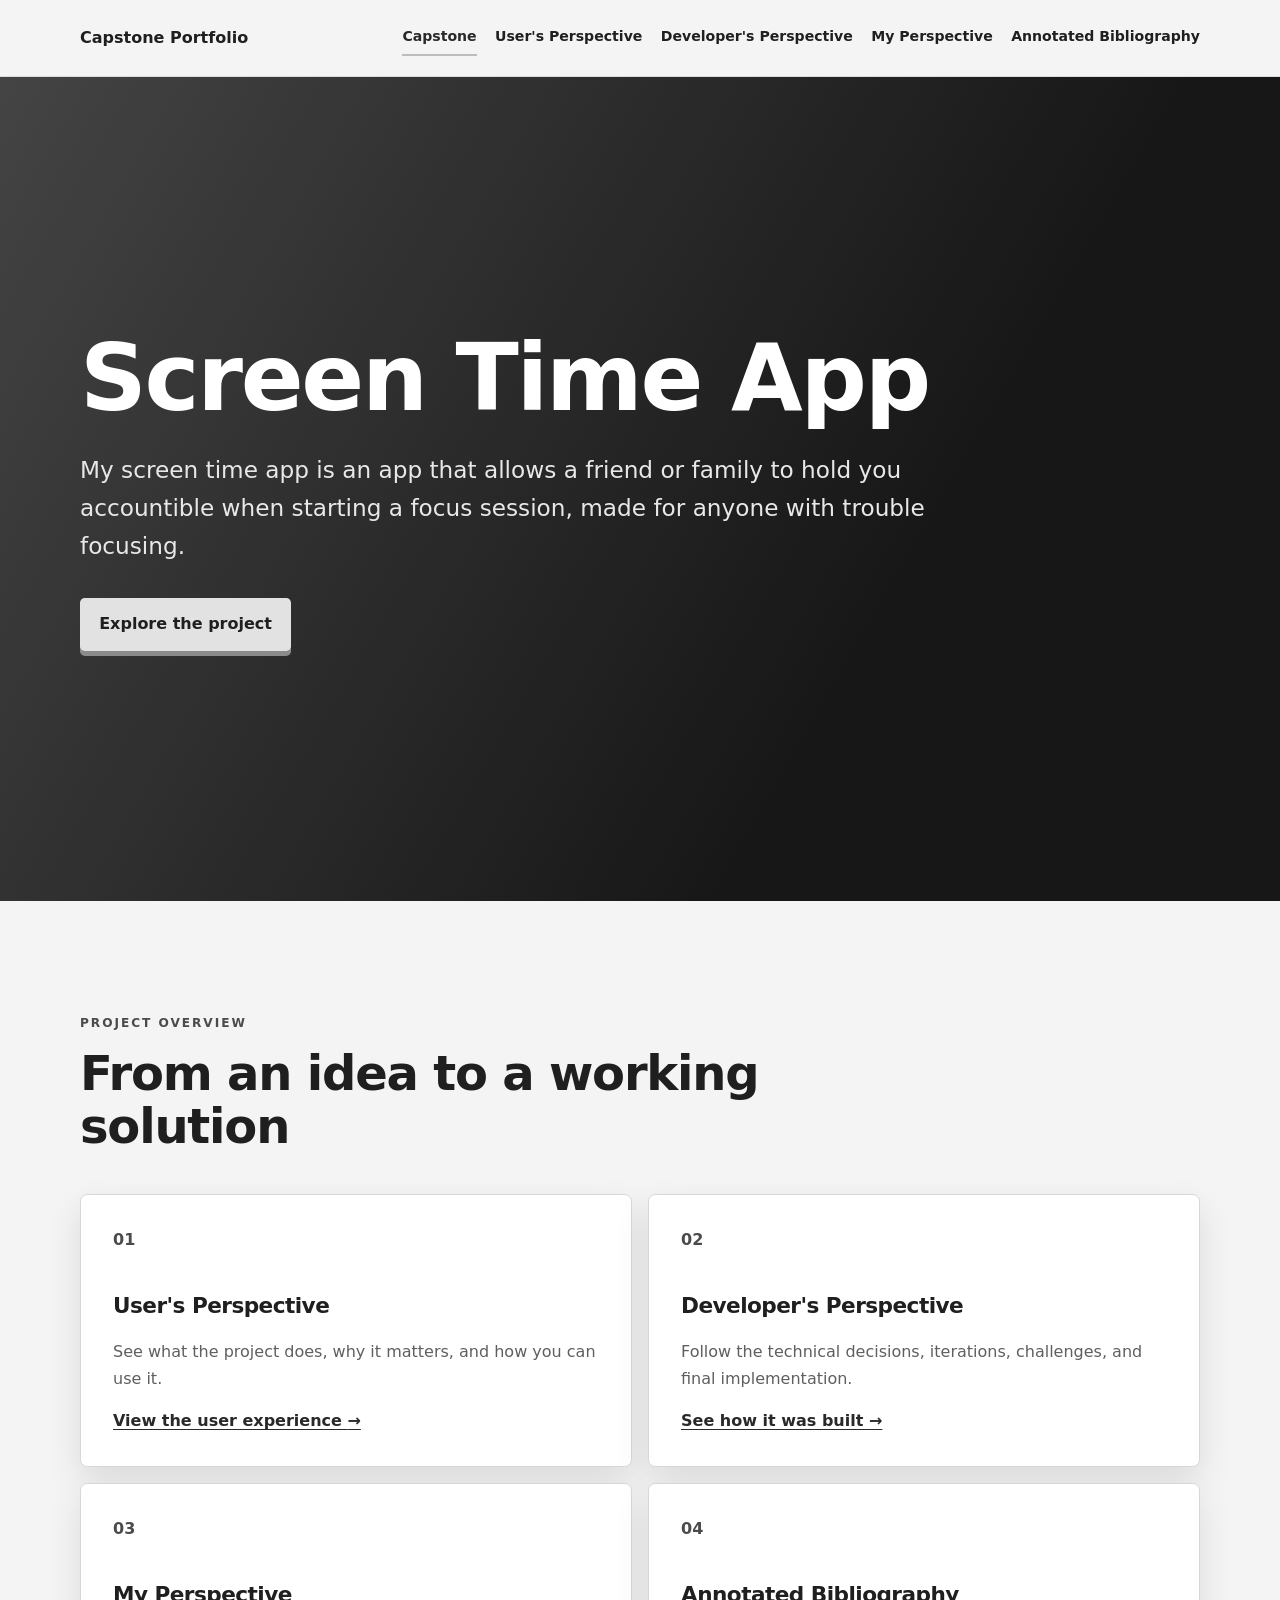
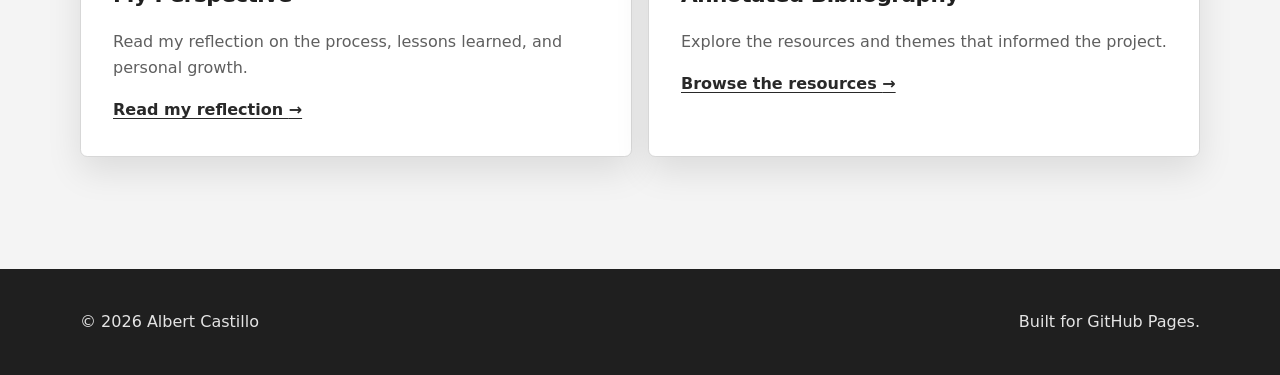
<file: index.html>
<!doctype html>
<html lang="en">
  <head>
    <meta charset="UTF-8">
    <meta name="viewport" content="width=device-width, initial-scale=1.0">
    <meta name="description" content="A portfolio documenting the process, outcomes, and reflections from my capstone project.">
    <title>Capstone | Capstone Portfolio</title>
    <link rel="stylesheet" href="css/styles.css">
    <script src="js/main.js" defer></script>
  </head>
  <body>
    <a class="skip-link" href="#main-content">Skip to main content</a>
    <header class="site-header">
      <nav class="navbar container" aria-label="Main navigation">
        <a class="site-name" href="index.html">Capstone Portfolio</a>
        <button class="nav-toggle" type="button" aria-expanded="false" aria-controls="primary-navigation">
          <span class="sr-only">Toggle navigation</span>
          <span aria-hidden="true">Menu</span>
        </button>
        <ul class="nav-links" id="primary-navigation">
          <li><a href="index.html" aria-current="page">Capstone</a></li>
          <li><a href="users-perspective.html">User's Perspective</a></li>
          <li><a href="developers-perspective.html">Developer's Perspective</a></li>
          <li><a href="my-perspective.html">My Perspective</a></li>
          <li><a href="annotated-bibliography.html">Annotated Bibliography</a></li>
        </ul>
      </nav>
    </header>

    <main id="main-content">
      <section class="hero">
        <div class="container hero-content">
          <h1>Screen Time App</h1>
          <p class="lead">My screen time app is an app that allows a friend or family to hold you accountible when starting a focus session, made for anyone with trouble focusing.</p>
          <a class="button" href="users-perspective.html">Explore the project</a>
        </div>
      </section>

      <section class="section container" aria-labelledby="overview-title">
        <div class="section-heading">
          <p class="eyebrow">Project overview</p>
          <h2 id="overview-title">From an idea to a working solution</h2>
        
        </div>
        <div class="card-grid">
          <article class="card">
            <span class="card-number" aria-hidden="true">01</span>
            <h3>User's Perspective</h3>
            <p>See what the project does, why it matters, and how you can use it.</p>
            <a href="users-perspective.html">View the user experience <span aria-hidden="true">→</span></a>
          </article>
          <article class="card">
            <span class="card-number" aria-hidden="true">02</span>
            <h3>Developer's Perspective</h3>
            <p>Follow the technical decisions, iterations, challenges, and final implementation.</p>
            <a href="developers-perspective.html">See how it was built <span aria-hidden="true">→</span></a>
          </article>
          <article class="card">
            <span class="card-number" aria-hidden="true">03</span>
            <h3>My Perspective</h3>
            <p>Read my reflection on the process, lessons learned, and personal growth.</p>
            <a href="my-perspective.html">Read my reflection <span aria-hidden="true">→</span></a>
          </article>
          <article class="card">
            <span class="card-number" aria-hidden="true">04</span>
            <h3>Annotated Bibliography</h3>
            <p>Explore the resources and themes that informed the project.</p>
            <a href="annotated-bibliography.html">Browse the resources <span aria-hidden="true">→</span></a>
          </article>
        </div>
      </section>
    </main>

    <footer class="site-footer">
      <div class="container footer-content">
        <p>© <span data-current-year></span> Albert Castillo</p>
        <p>Built for GitHub Pages.</p>
      </div>
    </footer>
  </body>
</html>
</file>
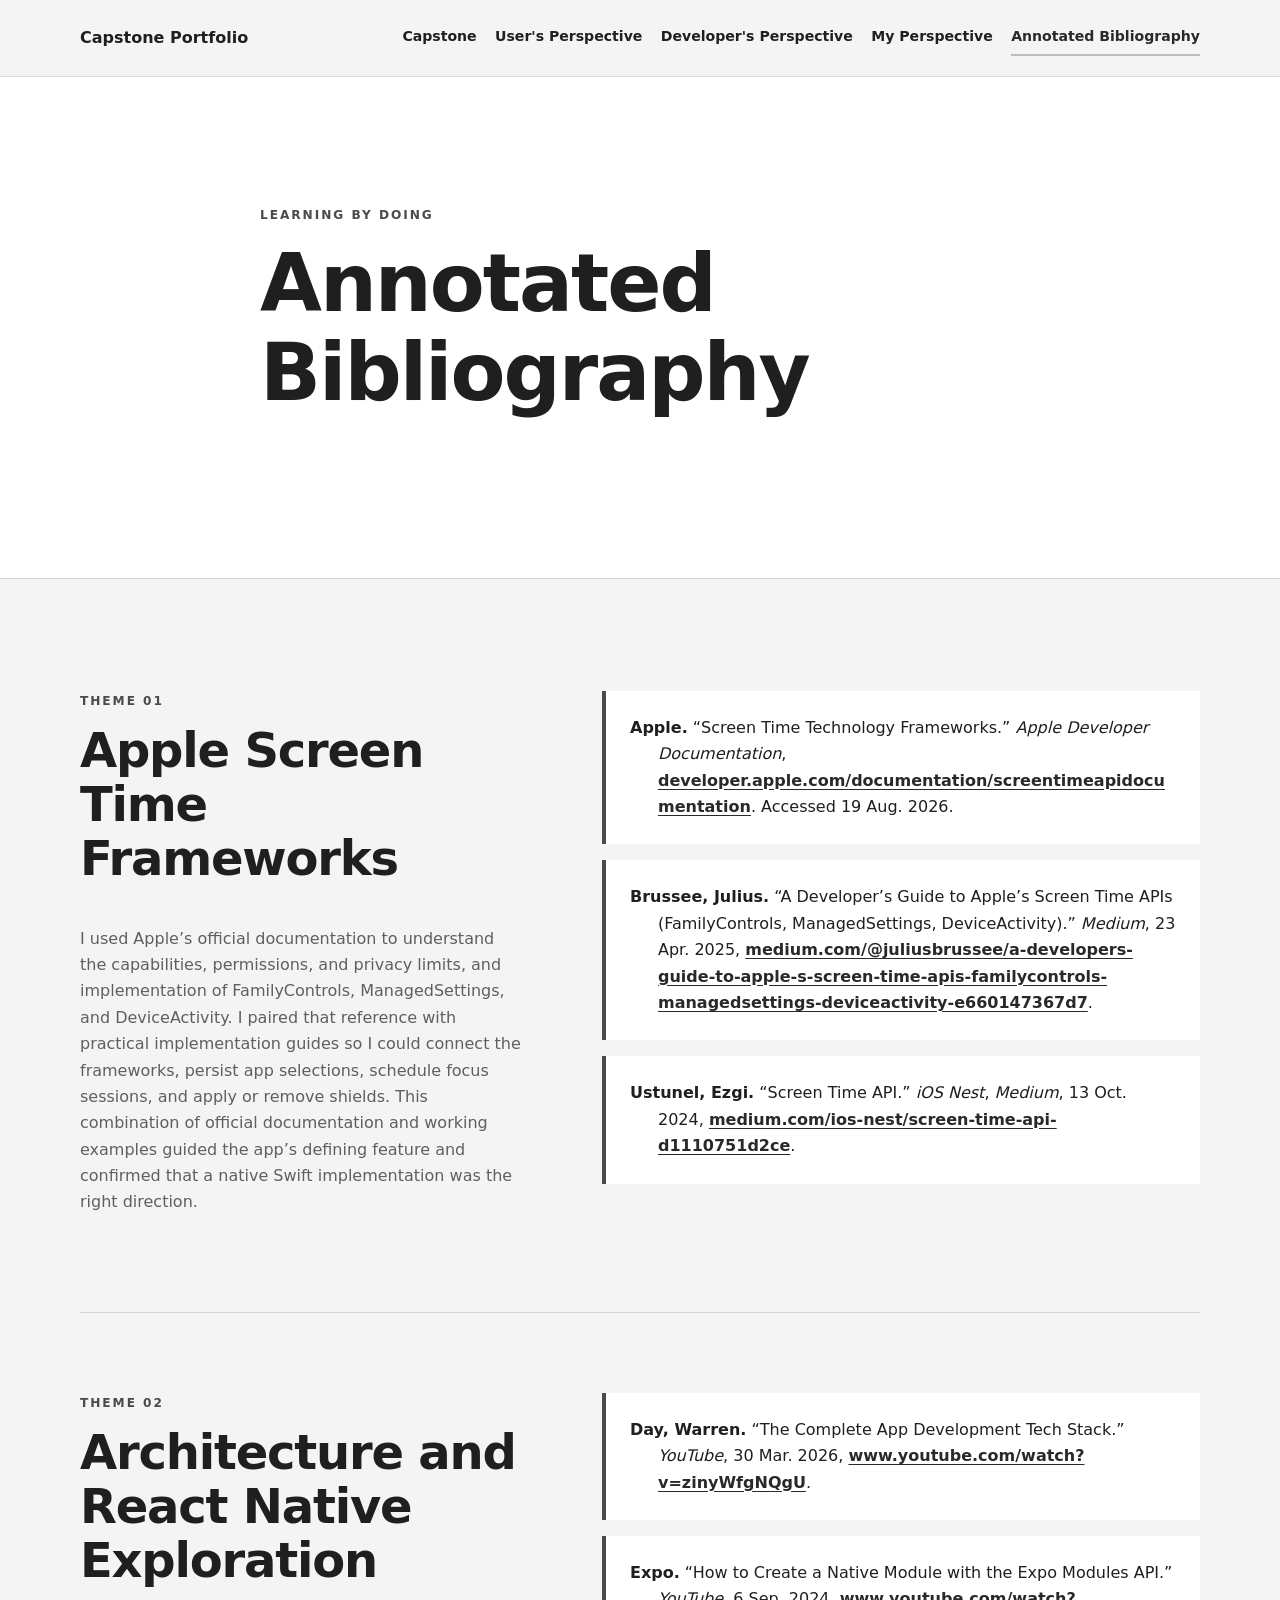
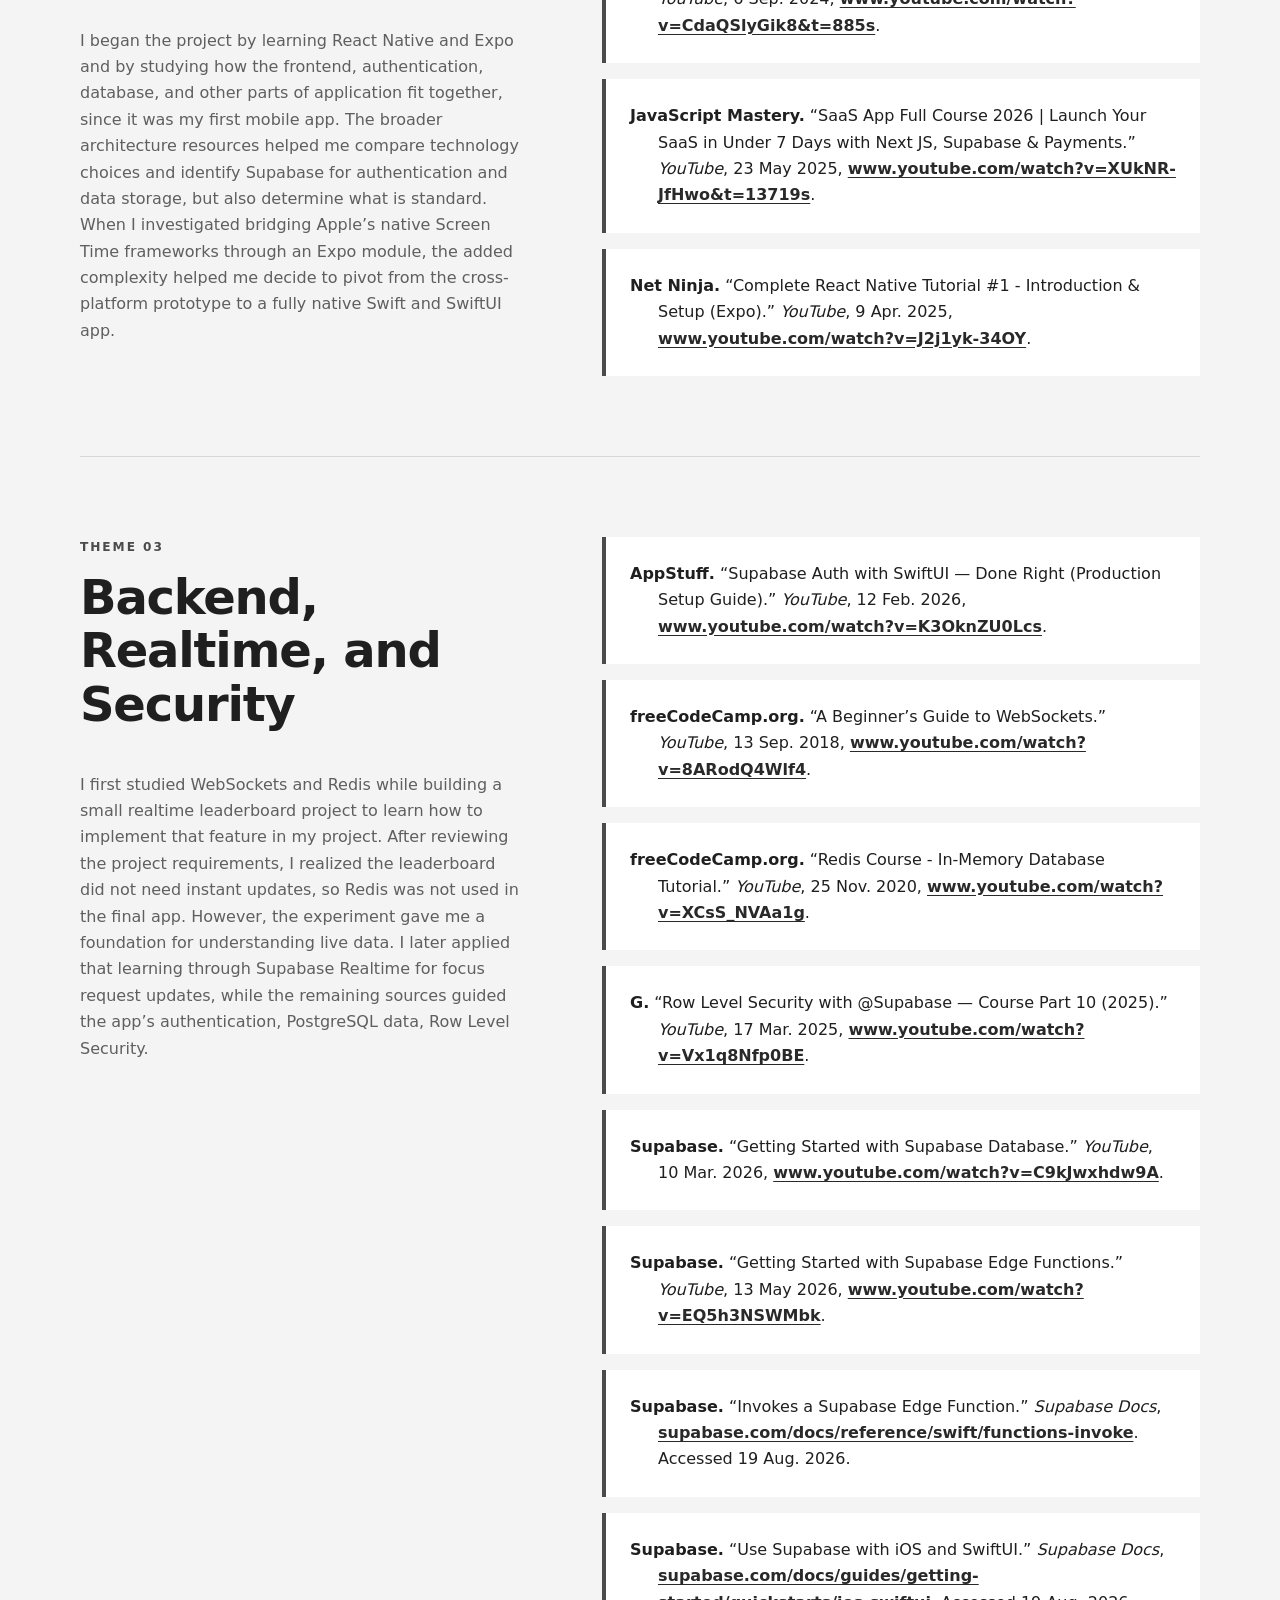
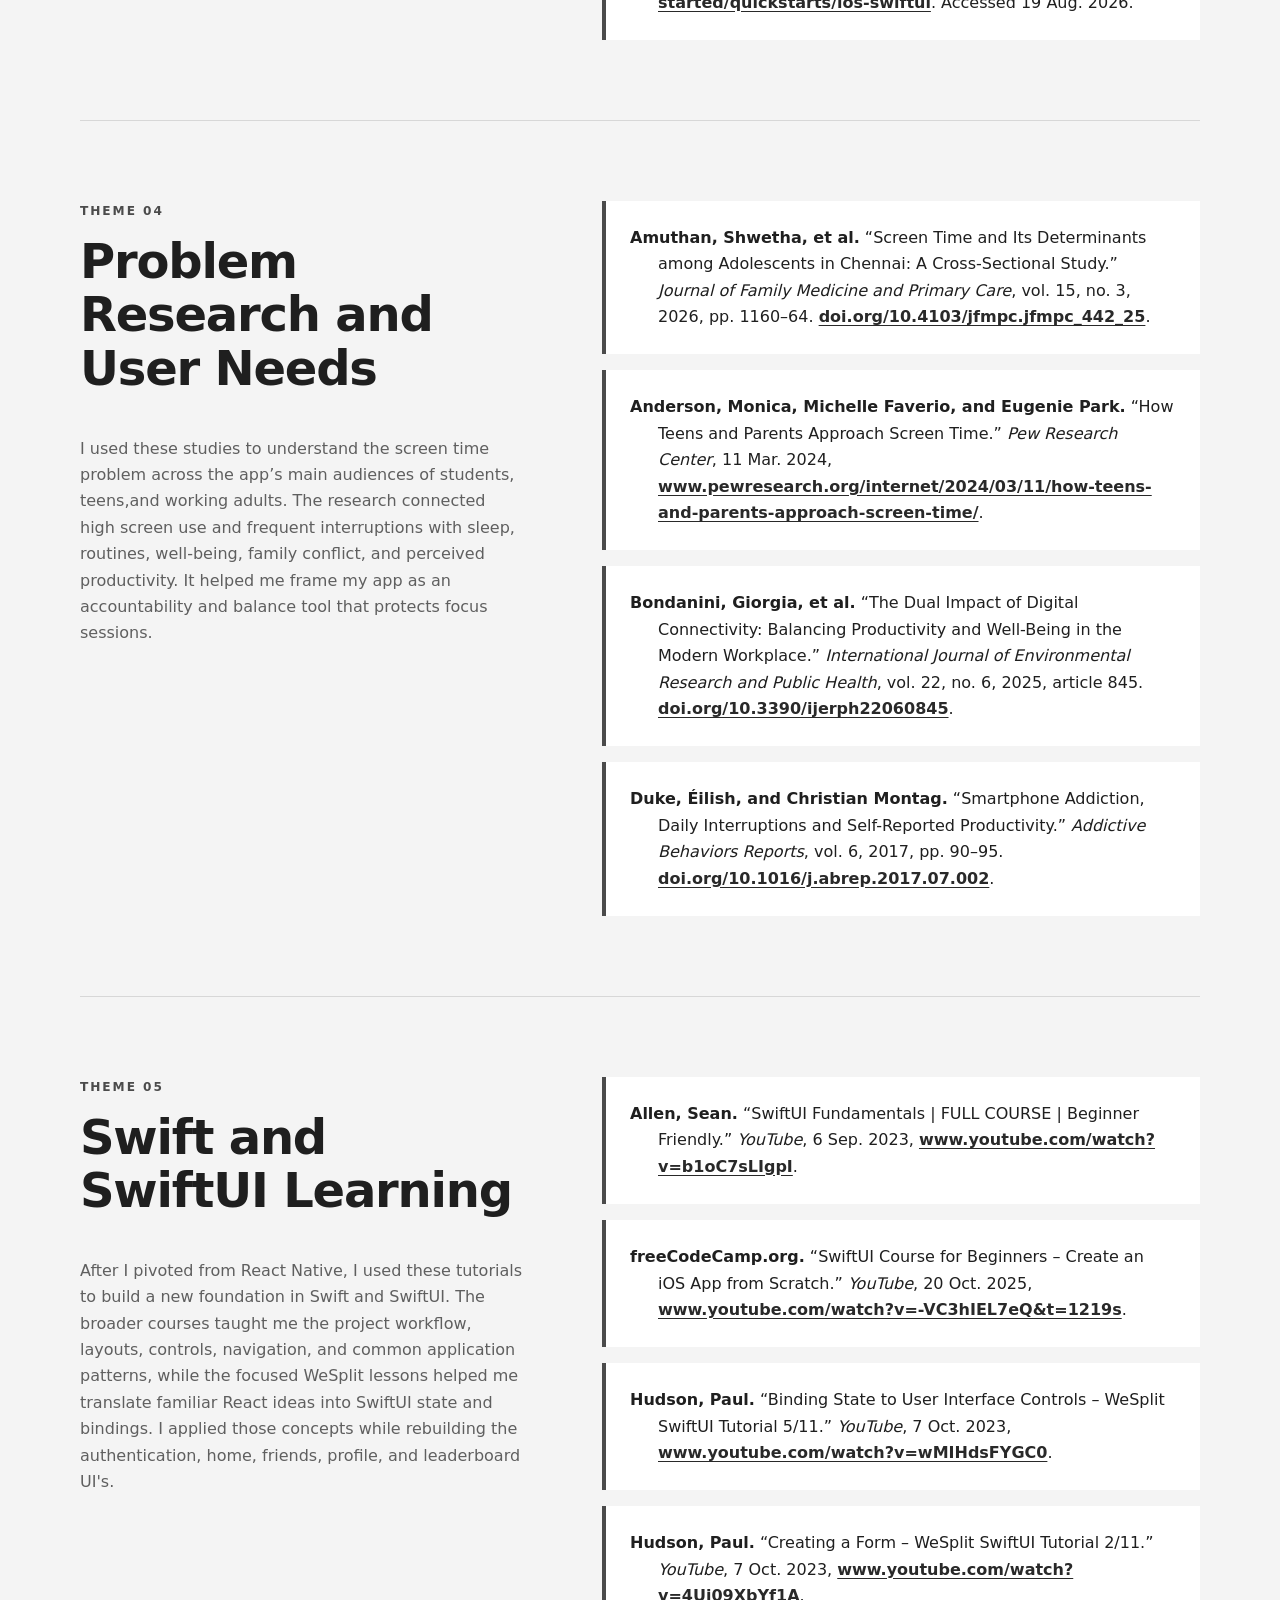
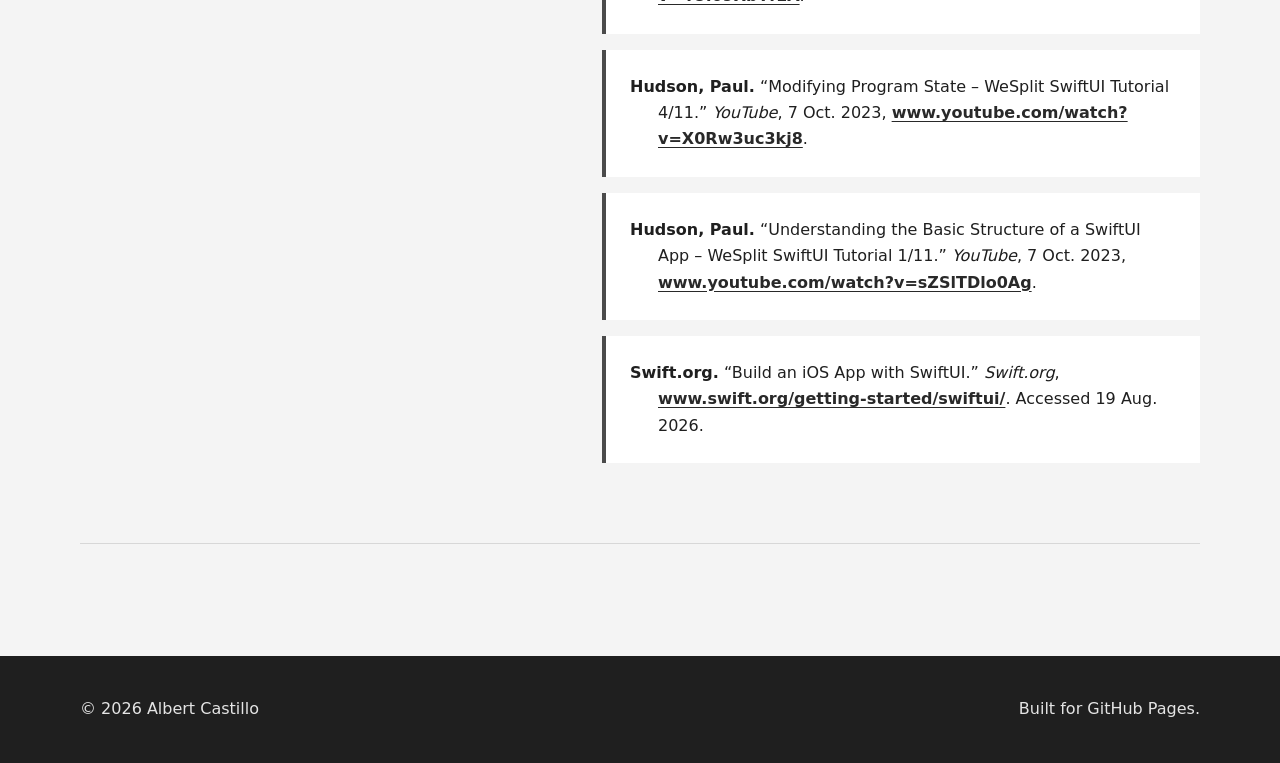
<file: annotated-bibliography.html>
<!doctype html>
<html lang="en">
  <head>
    <meta charset="UTF-8">
    <meta name="viewport" content="width=device-width, initial-scale=1.0">
    <meta name="description" content="An MLA-formatted annotated bibliography organized by the themes and tools that shaped ScreenTimeAppIOS.">
    <title>Annotated Bibliography | Capstone Portfolio</title>
    <link rel="stylesheet" href="css/styles.css">
    <script src="js/main.js" defer></script>
  </head>
  <body>
    <a class="skip-link" href="#main-content">Skip to main content</a>
    <header class="site-header"><nav class="navbar container" aria-label="Main navigation"><a class="site-name" href="index.html">Capstone Portfolio</a><button class="nav-toggle" type="button" aria-expanded="false" aria-controls="primary-navigation"><span class="sr-only">Toggle navigation</span><span aria-hidden="true">Menu</span></button><ul class="nav-links" id="primary-navigation"><li><a href="index.html">Capstone</a></li><li><a href="users-perspective.html">User's Perspective</a></li><li><a href="developers-perspective.html">Developer's Perspective</a></li><li><a href="my-perspective.html">My Perspective</a></li><li><a href="annotated-bibliography.html" aria-current="page">Annotated Bibliography</a></li></ul></nav></header>
    <main id="main-content">
      <header class="page-hero">
        <div class="container narrow">
          <p class="eyebrow">Learning by doing</p>
          <h1>Annotated Bibliography</h1>
          <p class="lead"></p>
        </div>
      </header>
      <div class="section container bibliography">
        <section class="theme">
          <div>
            <p class="eyebrow">Theme 01</p>
            <h2>Apple Screen Time Frameworks</h2>
            <p class="annotation">I used Apple’s official documentation to understand the capabilities, 
              permissions, and privacy limits, and implementation of FamilyControls, ManagedSettings, and DeviceActivity. 
              I paired that reference with practical implementation guides so I could connect the frameworks,
              persist app selections, 
              schedule focus sessions, and apply or remove shields. 
              This combination of official documentation and working examples guided the app’s defining feature 
              and confirmed that a native Swift implementation was the right direction.
            </p>
          </div>
          <ul class="source-list">
            <li><p class="citation"><strong>Apple.</strong> “Screen Time Technology Frameworks.” <em>Apple Developer Documentation</em>, <a href="https://developer.apple.com/documentation/screentimeapidocumentation">developer.apple.com/documentation/screentimeapidocumentation</a>. Accessed 19 Aug. 2026.</p></li>
            <li><p class="citation"><strong>Brussee, Julius.</strong> “A Developer’s Guide to Apple’s Screen Time APIs (FamilyControls, ManagedSettings, DeviceActivity).” <em>Medium</em>, 23 Apr. 2025, <a href="https://medium.com/@juliusbrussee/a-developers-guide-to-apple-s-screen-time-apis-familycontrols-managedsettings-deviceactivity-e660147367d7">medium.com/@juliusbrussee/a-developers-guide-to-apple-s-screen-time-apis-familycontrols-managedsettings-deviceactivity-e660147367d7</a>.</p></li>
            <li><p class="citation"><strong>Ustunel, Ezgi.</strong> “Screen Time API.” <em>iOS Nest</em>, <em>Medium</em>, 13 Oct. 2024, <a href="https://medium.com/ios-nest/screen-time-api-d1110751d2ce">medium.com/ios-nest/screen-time-api-d1110751d2ce</a>.</p></li>
          </ul>
        </section>

        <section class="theme">
          <div>
            <p class="eyebrow">Theme 02</p>
            <h2>Architecture and React Native Exploration</h2>
            <p class="annotation">I began the project by learning React Native and Expo and by studying
               how the frontend, authentication, database, and other parts of application fit together, since it was my first mobile app.
                The broader architecture resources helped me compare technology choices and identify Supabase for authentication and data storage,
                but also determine what is standard. When I investigated bridging Apple’s native Screen Time frameworks through an Expo module,
                 the added complexity helped me decide to pivot from the cross-platform prototype to a fully native Swift and SwiftUI app.
            </p>
          </div>
          <ul class="source-list">
            <li><p class="citation"><strong>Day, Warren.</strong> “The Complete App Development Tech Stack.” <em>YouTube</em>, 30 Mar. 2026, <a href="https://www.youtube.com/watch?v=zinyWfgNQgU">www.youtube.com/watch?v=zinyWfgNQgU</a>.</p></li>
            <li><p class="citation"><strong>Expo.</strong> “How to Create a Native Module with the Expo Modules API.” <em>YouTube</em>, 6 Sep. 2024, <a href="https://www.youtube.com/watch?v=CdaQSlyGik8&amp;t=885s">www.youtube.com/watch?v=CdaQSlyGik8&amp;t=885s</a>.</p></li>
            <li><p class="citation"><strong>JavaScript Mastery.</strong> “SaaS App Full Course 2026 | Launch Your SaaS in Under 7 Days with Next JS, Supabase &amp; Payments.” <em>YouTube</em>, 23 May 2025, <a href="https://www.youtube.com/watch?v=XUkNR-JfHwo&amp;t=13719s">www.youtube.com/watch?v=XUkNR-JfHwo&amp;t=13719s</a>.</p></li>
            <li><p class="citation"><strong>Net Ninja.</strong> “Complete React Native Tutorial #1 - Introduction &amp; Setup (Expo).” <em>YouTube</em>, 9 Apr. 2025, <a href="https://www.youtube.com/watch?v=J2j1yk-34OY">www.youtube.com/watch?v=J2j1yk-34OY</a>.</p></li>
          </ul>
        </section>

        <section class="theme">
          <div>
            <p class="eyebrow">Theme 03</p>
            <h2>Backend, Realtime, and Security</h2>
            <p class="annotation">I first studied WebSockets and Redis while building a small realtime leaderboard project to learn how to implement that feature in my project.
               After reviewing the project requirements, I realized the leaderboard did not need instant updates, so Redis was not used in the final app. 
               However, the experiment gave me a foundation for understanding live data. I later applied that learning through Supabase Realtime for focus request updates,
                while the remaining sources guided the app’s authentication, PostgreSQL data, Row Level Security.</p>
          </div>
          <ul class="source-list">
            <li><p class="citation"><strong>AppStuff.</strong> “Supabase Auth with SwiftUI — Done Right (Production Setup Guide).” <em>YouTube</em>, 12 Feb. 2026, <a href="https://www.youtube.com/watch?v=K3OknZU0Lcs">www.youtube.com/watch?v=K3OknZU0Lcs</a>.</p></li>
            <li><p class="citation"><strong>freeCodeCamp.org.</strong> “A Beginner’s Guide to WebSockets.” <em>YouTube</em>, 13 Sep. 2018, <a href="https://www.youtube.com/watch?v=8ARodQ4Wlf4">www.youtube.com/watch?v=8ARodQ4Wlf4</a>.</p></li>
            <li><p class="citation"><strong>freeCodeCamp.org.</strong> “Redis Course - In-Memory Database Tutorial.” <em>YouTube</em>, 25 Nov. 2020, <a href="https://www.youtube.com/watch?v=XCsS_NVAa1g">www.youtube.com/watch?v=XCsS_NVAa1g</a>.</p></li>
            <li><p class="citation"><strong>G.</strong> “Row Level Security with @Supabase — Course Part 10 (2025).” <em>YouTube</em>, 17 Mar. 2025, <a href="https://www.youtube.com/watch?v=Vx1q8Nfp0BE">www.youtube.com/watch?v=Vx1q8Nfp0BE</a>.</p></li>
            <li><p class="citation"><strong>Supabase.</strong> “Getting Started with Supabase Database.” <em>YouTube</em>, 10 Mar. 2026, <a href="https://www.youtube.com/watch?v=C9kJwxhdw9A">www.youtube.com/watch?v=C9kJwxhdw9A</a>.</p></li>
            <li><p class="citation"><strong>Supabase.</strong> “Getting Started with Supabase Edge Functions.” <em>YouTube</em>, 13 May 2026, <a href="https://www.youtube.com/watch?v=EQ5h3NSWMbk">www.youtube.com/watch?v=EQ5h3NSWMbk</a>.</p></li>
            <li><p class="citation"><strong>Supabase.</strong> “Invokes a Supabase Edge Function.” <em>Supabase Docs</em>, <a href="https://supabase.com/docs/reference/swift/functions-invoke">supabase.com/docs/reference/swift/functions-invoke</a>. Accessed 19 Aug. 2026.</p></li>
            <li><p class="citation"><strong>Supabase.</strong> “Use Supabase with iOS and SwiftUI.” <em>Supabase Docs</em>, <a href="https://supabase.com/docs/guides/getting-started/quickstarts/ios-swiftui">supabase.com/docs/guides/getting-started/quickstarts/ios-swiftui</a>. Accessed 19 Aug. 2026.</p></li>
          </ul>
        </section>

        <section class="theme">
          <div>
            <p class="eyebrow">Theme 04</p>
            <h2>Problem Research and User Needs</h2>
            <p class="annotation">I used these studies to understand the screen time problem across the app’s main audiences of students, teens,and working adults.
               The research connected high screen use and frequent interruptions with sleep, routines, well-being, family conflict, and perceived productivity. 
               It helped me frame my app as an accountability and balance tool that protects focus sessions.
              </p>
          </div>
          <ul class="source-list">
            <li><p class="citation"><strong>Amuthan, Shwetha, et al.</strong> “Screen Time and Its Determinants among Adolescents in Chennai: A Cross-Sectional Study.” <em>Journal of Family Medicine and Primary Care</em>, vol. 15, no. 3, 2026, pp. 1160–64. <a href="https://doi.org/10.4103/jfmpc.jfmpc_442_25">doi.org/10.4103/jfmpc.jfmpc_442_25</a>.</p></li>
            <li><p class="citation"><strong>Anderson, Monica, Michelle Faverio, and Eugenie Park.</strong> “How Teens and Parents Approach Screen Time.” <em>Pew Research Center</em>, 11 Mar. 2024, <a href="https://www.pewresearch.org/internet/2024/03/11/how-teens-and-parents-approach-screen-time/">www.pewresearch.org/internet/2024/03/11/how-teens-and-parents-approach-screen-time/</a>.</p></li>
            <li><p class="citation"><strong>Bondanini, Giorgia, et al.</strong> “The Dual Impact of Digital Connectivity: Balancing Productivity and Well-Being in the Modern Workplace.” <em>International Journal of Environmental Research and Public Health</em>, vol. 22, no. 6, 2025, article 845. <a href="https://doi.org/10.3390/ijerph22060845">doi.org/10.3390/ijerph22060845</a>.</p></li>
            <li><p class="citation"><strong>Duke, Éilish, and Christian Montag.</strong> “Smartphone Addiction, Daily Interruptions and Self-Reported Productivity.” <em>Addictive Behaviors Reports</em>, vol. 6, 2017, pp. 90–95. <a href="https://doi.org/10.1016/j.abrep.2017.07.002">doi.org/10.1016/j.abrep.2017.07.002</a>.</p></li>
          </ul>
        </section>

        <section class="theme">
          <div>
            <p class="eyebrow">Theme 05</p>
            <h2>Swift and SwiftUI Learning</h2>
            <p class="annotation">After I pivoted from React Native, I used these tutorials to build a new foundation in Swift and SwiftUI.
               The broader courses taught me the project workflow, layouts, controls, navigation, and common application patterns,
                while the focused WeSplit lessons helped me translate familiar React ideas into SwiftUI state and bindings. 
                I applied those concepts while rebuilding the authentication, home, friends, profile, and leaderboard UI's.</p>
          </div>
          <ul class="source-list">
            <li><p class="citation"><strong>Allen, Sean.</strong> “SwiftUI Fundamentals | FULL COURSE | Beginner Friendly.” <em>YouTube</em>, 6 Sep. 2023, <a href="https://www.youtube.com/watch?v=b1oC7sLIgpI">www.youtube.com/watch?v=b1oC7sLIgpI</a>.</p></li>
            <li><p class="citation"><strong>freeCodeCamp.org.</strong> “SwiftUI Course for Beginners – Create an iOS App from Scratch.” <em>YouTube</em>, 20 Oct. 2025, <a href="https://www.youtube.com/watch?v=-VC3hIEL7eQ&amp;t=1219s">www.youtube.com/watch?v=-VC3hIEL7eQ&amp;t=1219s</a>.</p></li>
            <li><p class="citation"><strong>Hudson, Paul.</strong> “Binding State to User Interface Controls – WeSplit SwiftUI Tutorial 5/11.” <em>YouTube</em>, 7 Oct. 2023, <a href="https://www.youtube.com/watch?v=wMIHdsFYGC0">www.youtube.com/watch?v=wMIHdsFYGC0</a>.</p></li>
            <li><p class="citation"><strong>Hudson, Paul.</strong> “Creating a Form – WeSplit SwiftUI Tutorial 2/11.” <em>YouTube</em>, 7 Oct. 2023, <a href="https://www.youtube.com/watch?v=4Ui09XbYf1A">www.youtube.com/watch?v=4Ui09XbYf1A</a>.</p></li>
            <li><p class="citation"><strong>Hudson, Paul.</strong> “Modifying Program State – WeSplit SwiftUI Tutorial 4/11.” <em>YouTube</em>, 7 Oct. 2023, <a href="https://www.youtube.com/watch?v=X0Rw3uc3kj8">www.youtube.com/watch?v=X0Rw3uc3kj8</a>.</p></li>
            <li><p class="citation"><strong>Hudson, Paul.</strong> “Understanding the Basic Structure of a SwiftUI App – WeSplit SwiftUI Tutorial 1/11.” <em>YouTube</em>, 7 Oct. 2023, <a href="https://www.youtube.com/watch?v=sZSlTDlo0Ag">www.youtube.com/watch?v=sZSlTDlo0Ag</a>.</p></li>
            <li><p class="citation"><strong>Swift.org.</strong> “Build an iOS App with SwiftUI.” <em>Swift.org</em>, <a href="https://www.swift.org/getting-started/swiftui/">www.swift.org/getting-started/swiftui/</a>. Accessed 19 Aug. 2026.</p></li>
          </ul>
        </section>
      </div>
    </main>
    <footer class="site-footer"><div class="container footer-content"><p>© <span data-current-year></span> Albert Castillo</p><p>Built for GitHub Pages.</p></div></footer>
  </body>
</html>
</file>
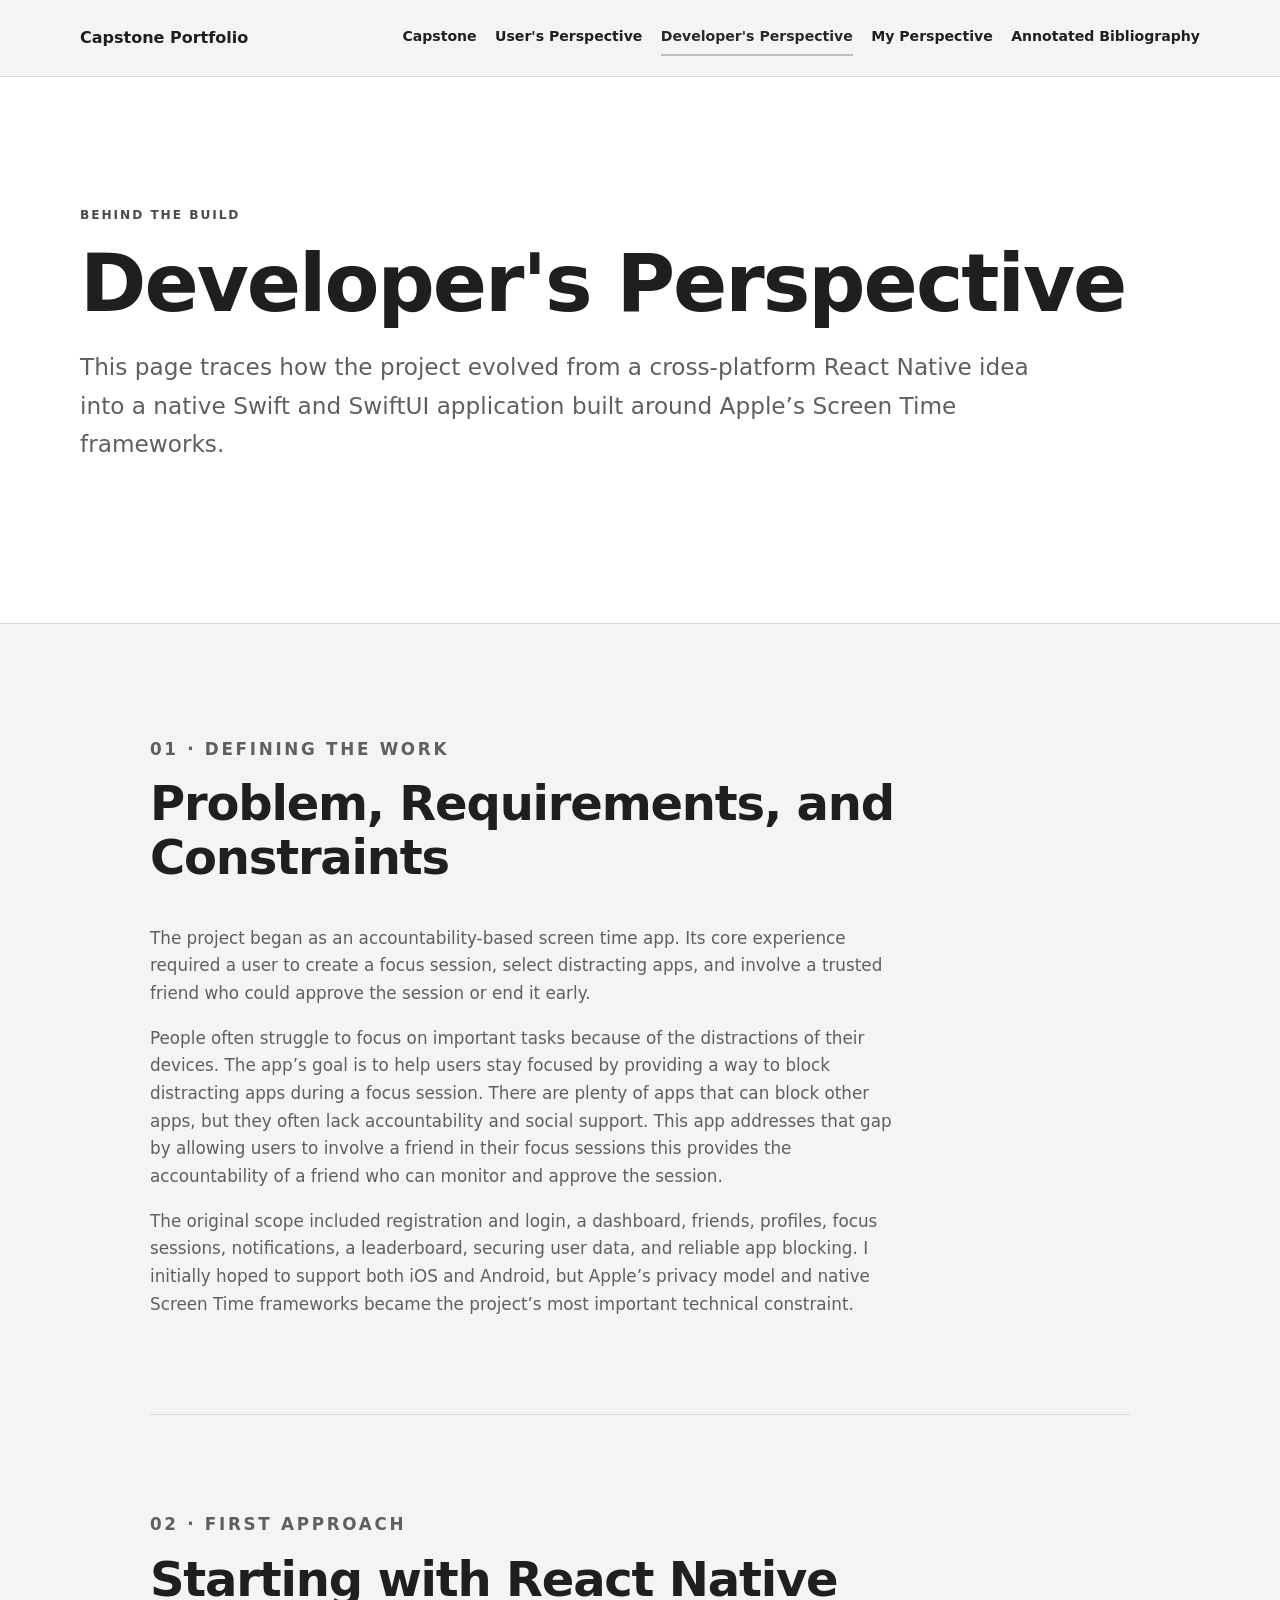
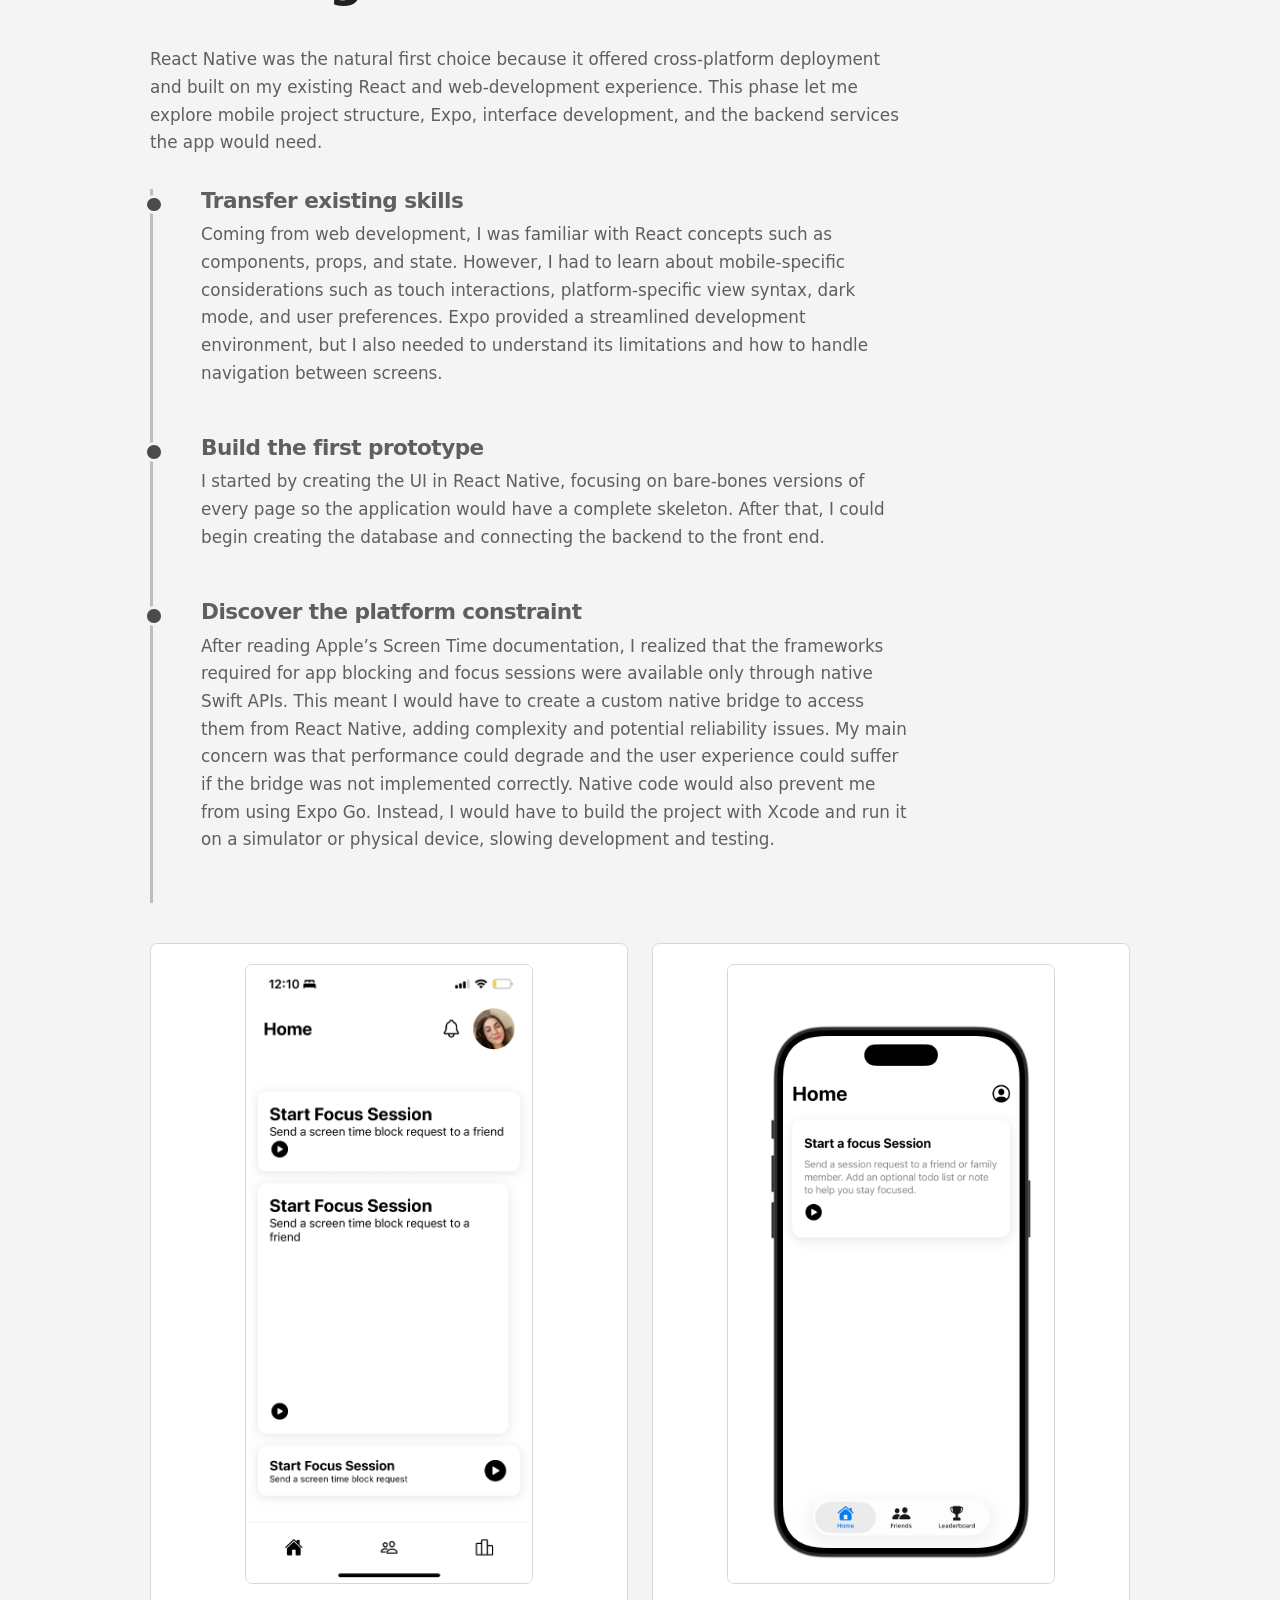
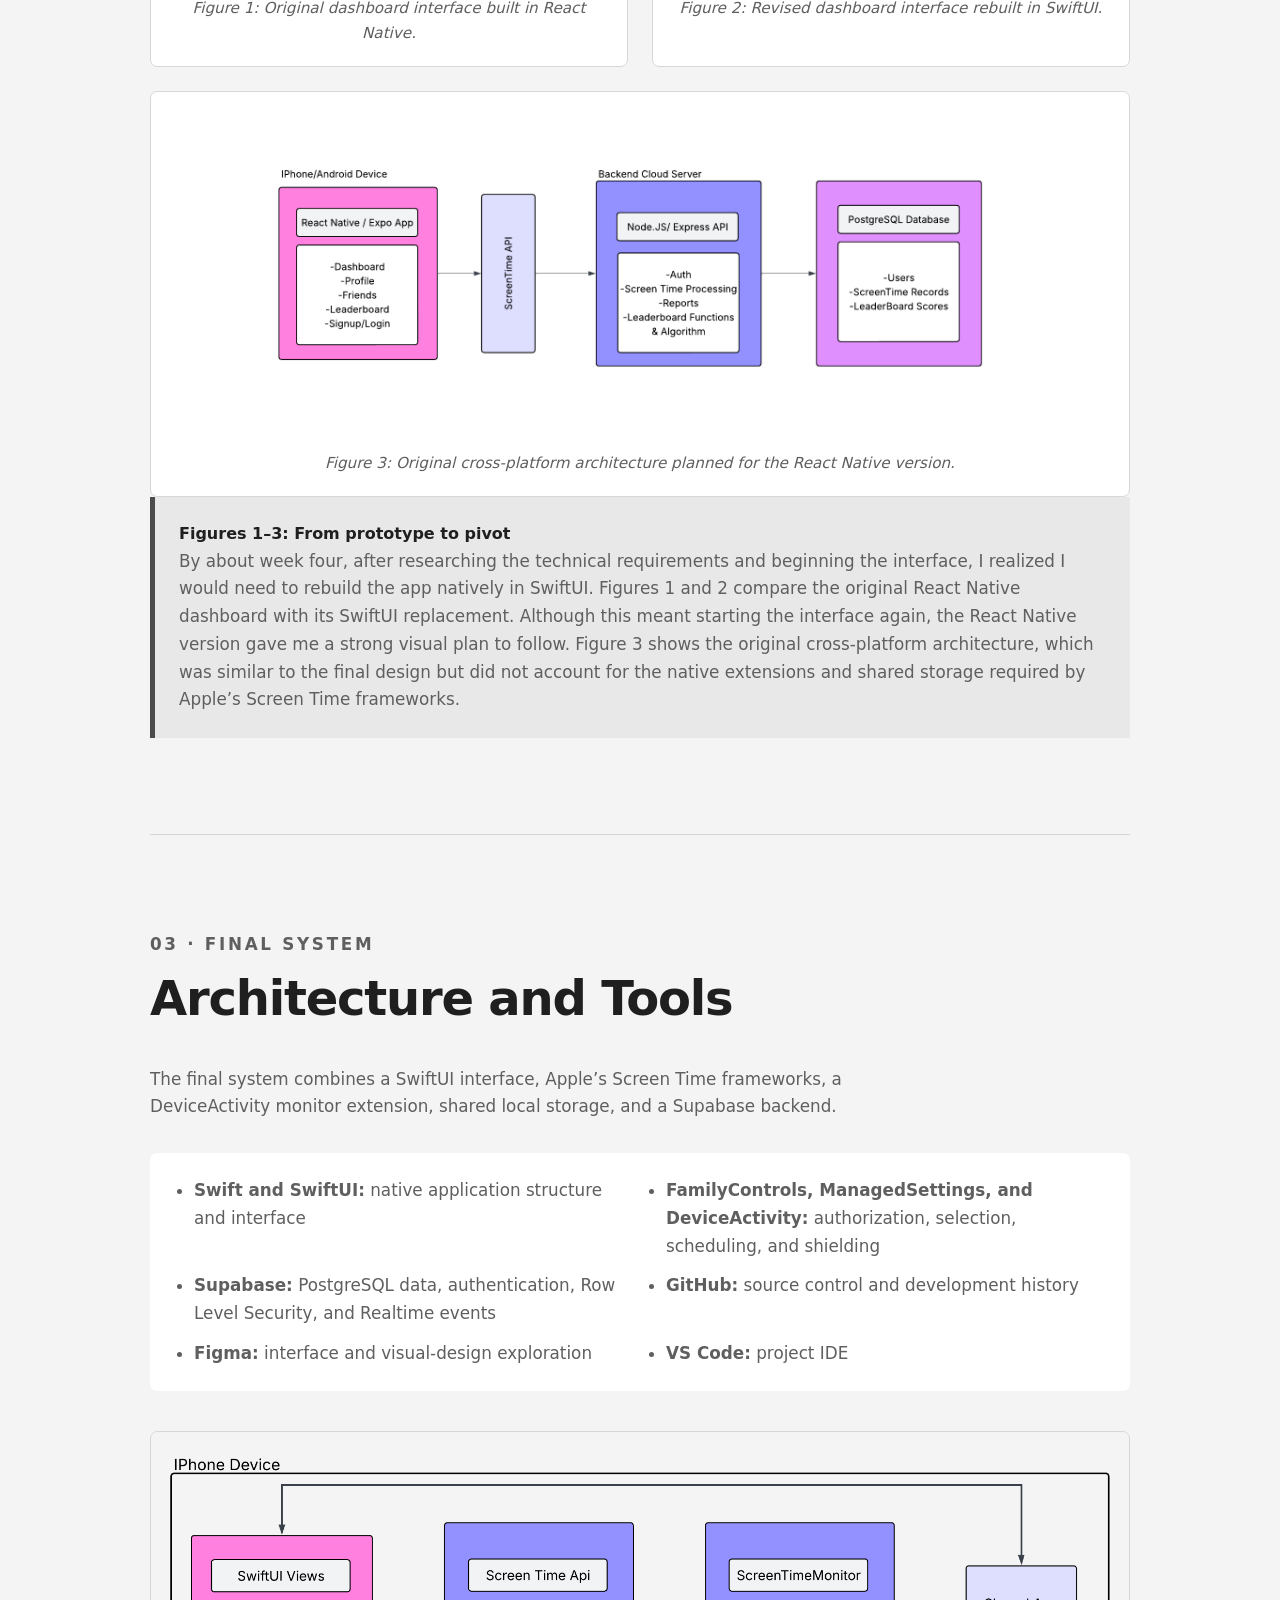
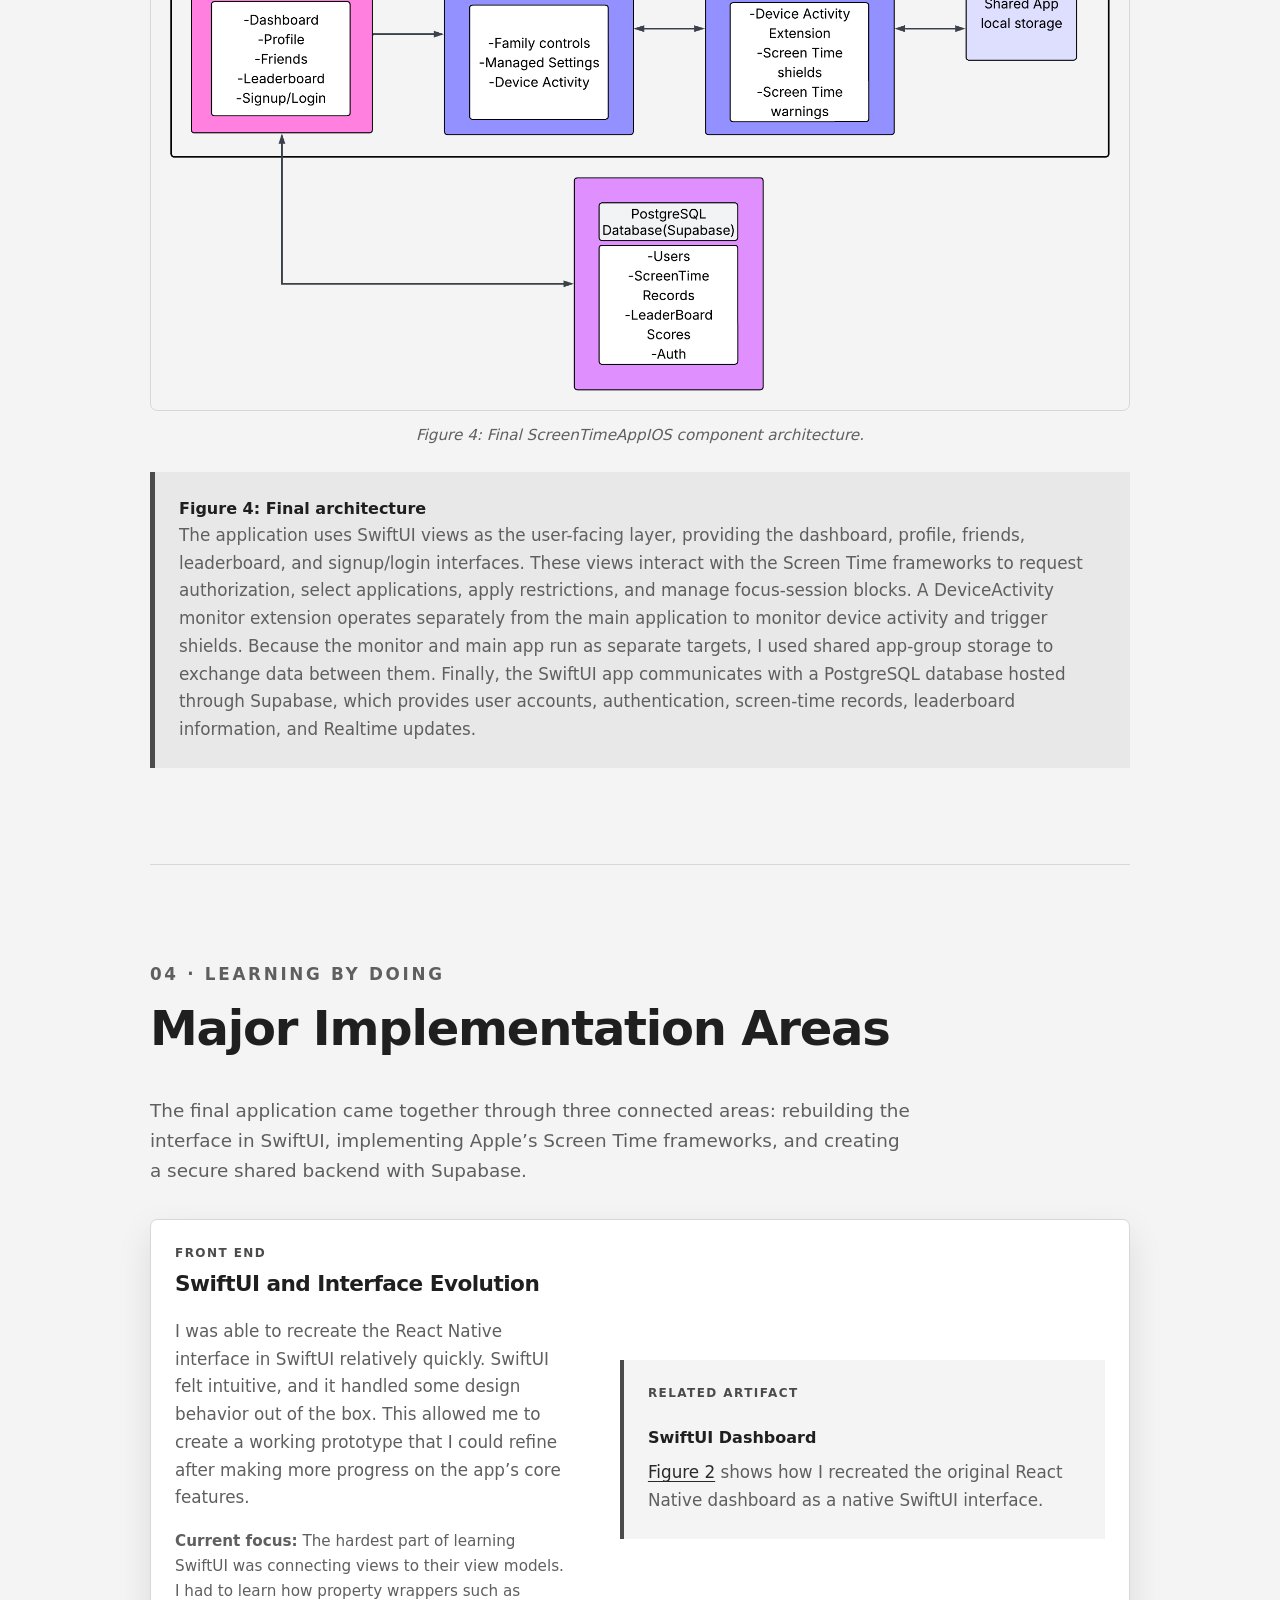
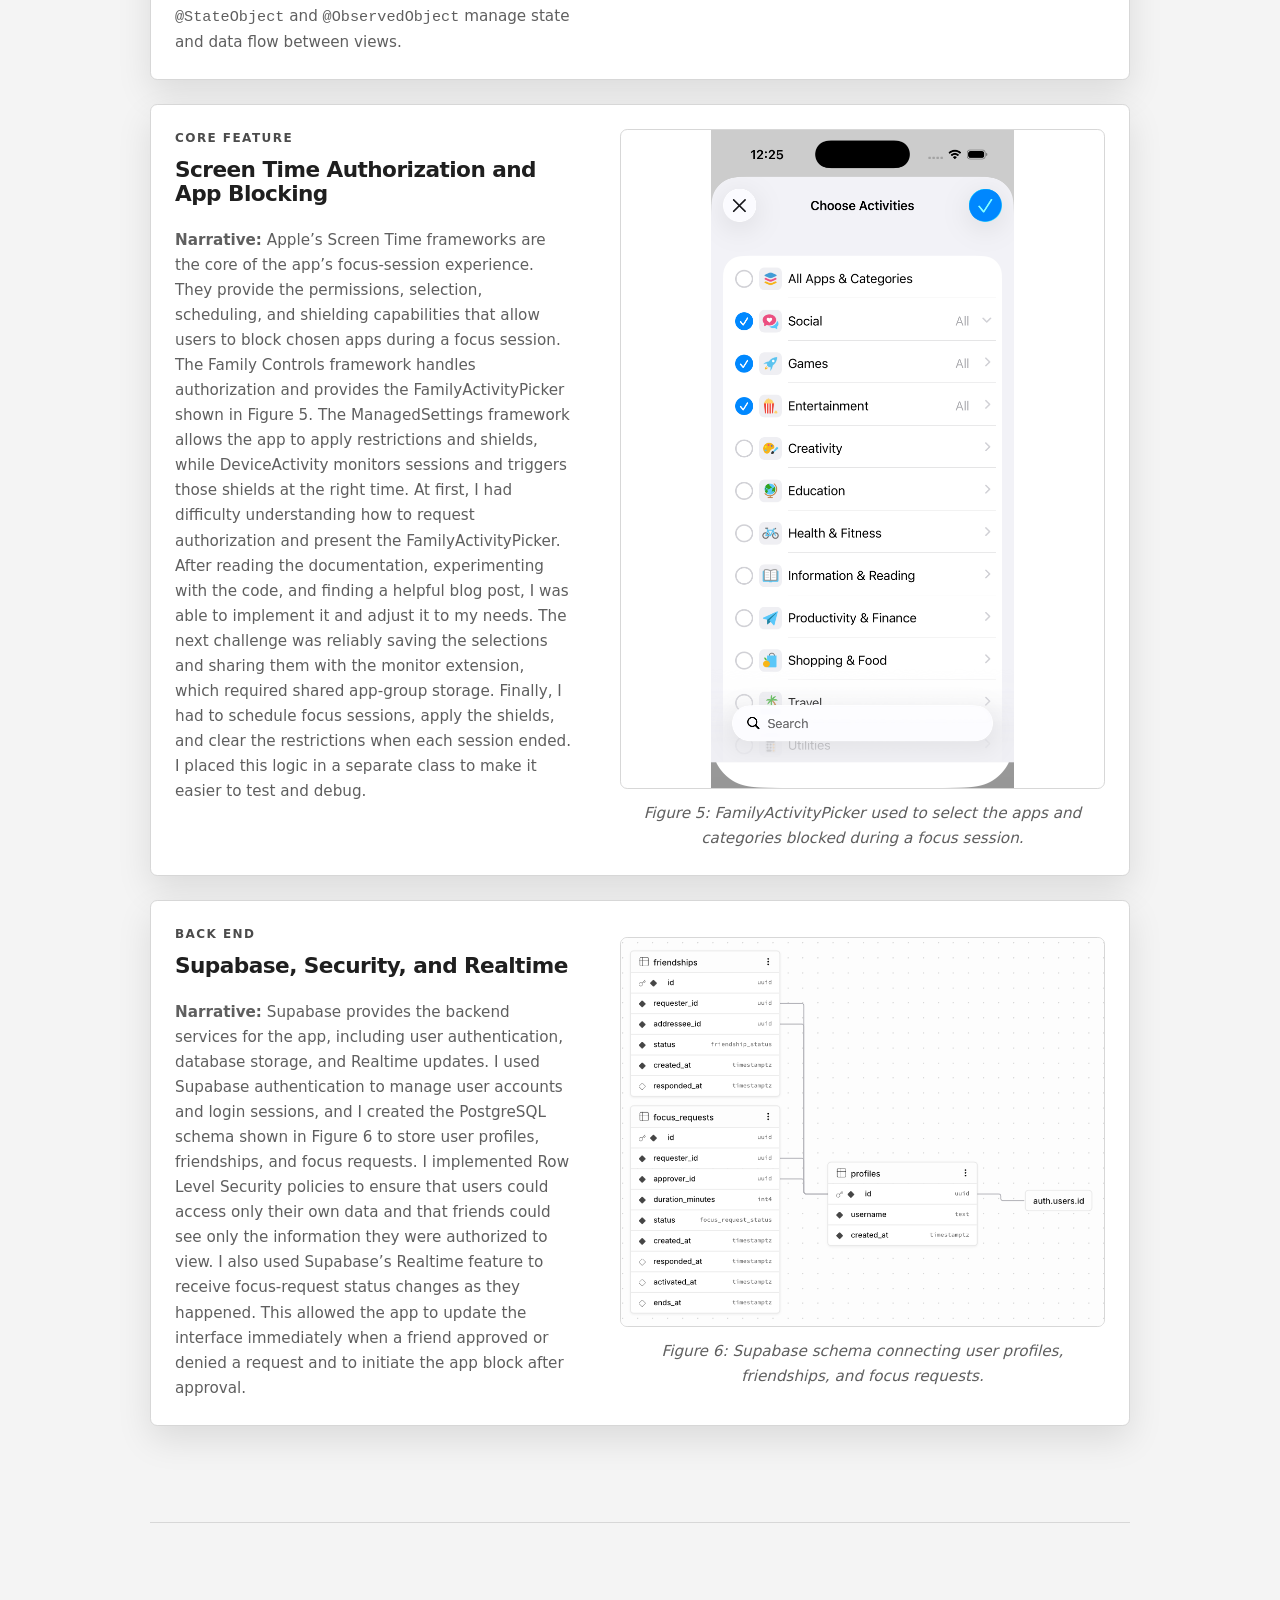
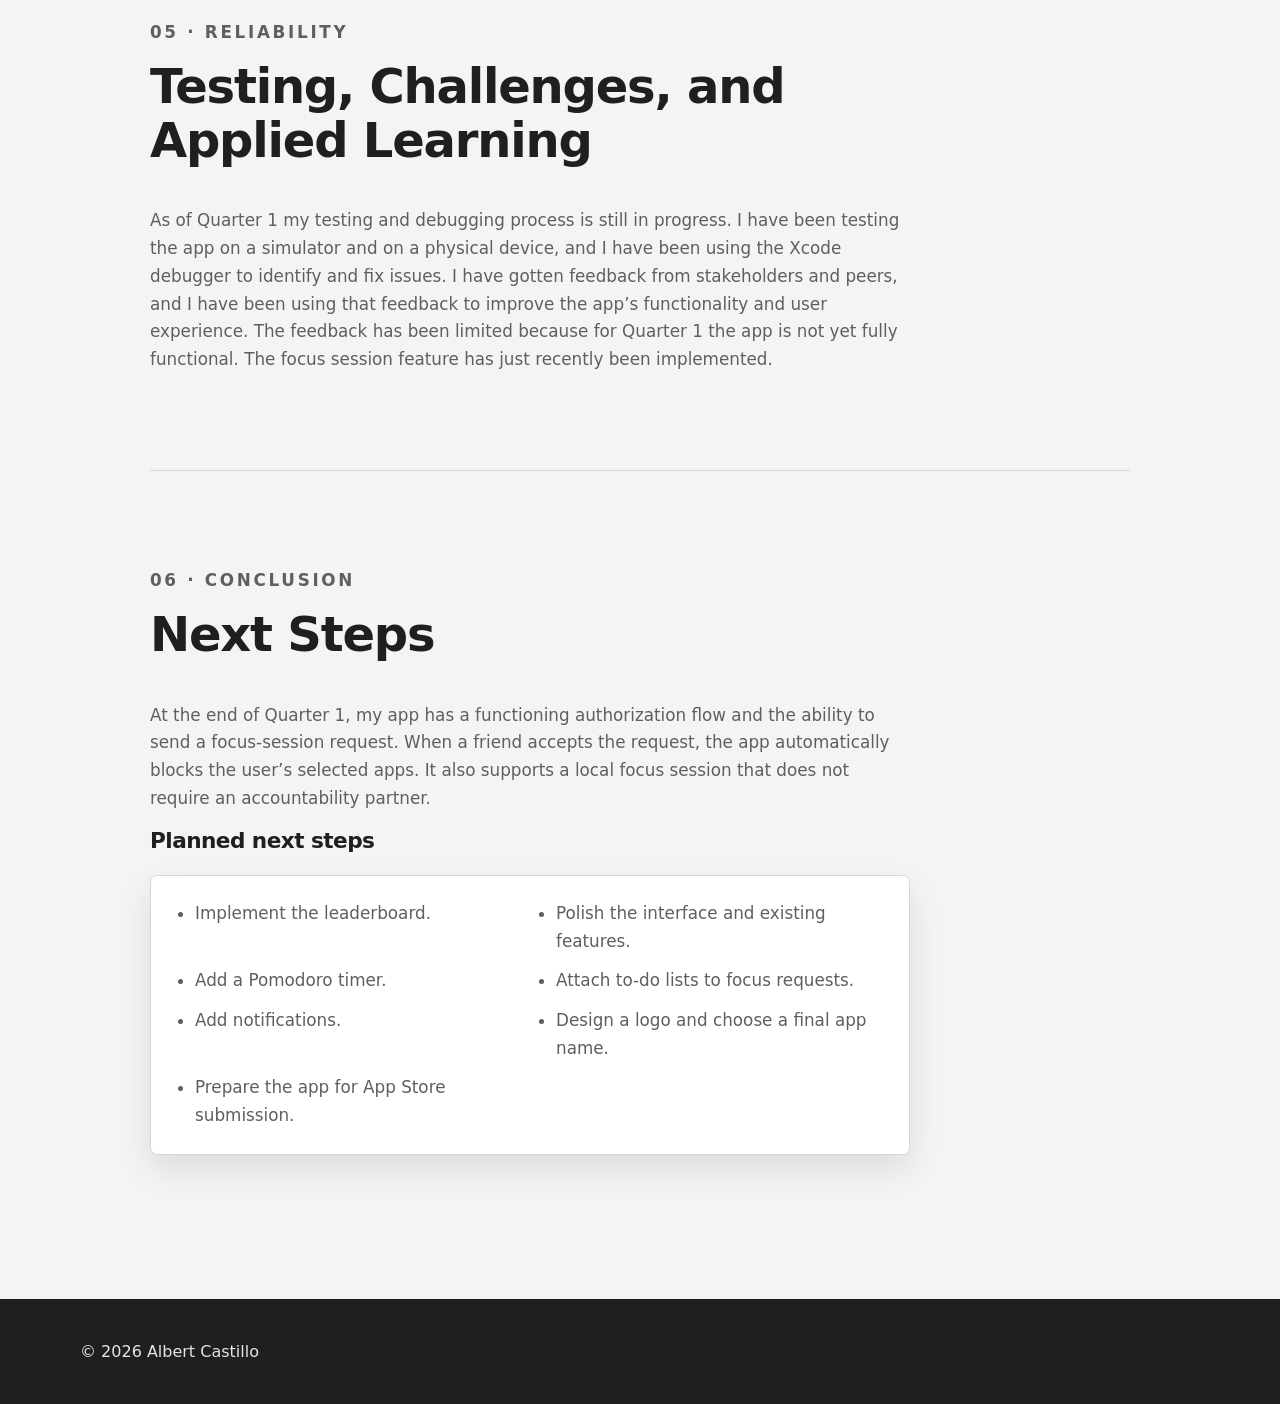
<file: developers-perspective.html>
<!doctype html>
<html lang="en">
  <head>
    <meta charset="UTF-8">
    <meta name="viewport" content="width=device-width, initial-scale=1.0">
    <meta name="description" content="The capstone project's technical process, decisions, and evolution.">
    <title>Developer's Perspective | Capstone Portfolio</title>
    <link rel="stylesheet" href="css/styles.css">
    <script src="js/main.js" defer></script>
  </head>
  <body>
    <a class="skip-link" href="#main-content">Skip to main content</a>
    <header class="site-header"><nav class="navbar container" aria-label="Main navigation"><a class="site-name" href="index.html">Capstone Portfolio</a><button class="nav-toggle" type="button" aria-expanded="false" aria-controls="primary-navigation"><span class="sr-only">Toggle navigation</span><span aria-hidden="true">Menu</span></button><ul class="nav-links" id="primary-navigation"><li><a href="index.html">Capstone</a></li><li><a href="users-perspective.html">User's Perspective</a></li><li><a href="developers-perspective.html" aria-current="page">Developer's Perspective</a></li><li><a href="my-perspective.html">My Perspective</a></li><li><a href="annotated-bibliography.html">Annotated Bibliography</a></li></ul></nav></header>
    <main id="main-content">
      <header class="page-hero developer-hero">
        <div class="container">
          <p class="eyebrow">Behind the build</p>
          <h1>Developer's Perspective</h1>
          <p class="lead">This page traces how the project evolved from a cross-platform React Native idea into a native Swift and SwiftUI application built around Apple’s Screen Time frameworks.</p>
        </div>
      </header>

      <article class="section container developer-page prose">
        <section id="requirements" class="developer-section">
          <div class="section-intro">
            <p class="eyebrow">01 · Defining the work</p>
            <h2>Problem, Requirements, and Constraints</h2>
            <p>The project began as an accountability-based screen time app.
              Its core experience required a user to create a focus session, select distracting apps,
              and involve a trusted friend who could approve the session or end it early.
            </p>
            <p>
              People often struggle to focus on important tasks because of the distractions of their devices.
              The app’s goal is to help users stay focused by providing a way to block distracting apps during a focus session.
              There are plenty of apps that can block other apps, but they often lack accountability and social support.
              This app addresses that gap by allowing users to involve a friend in their focus sessions this provides
              the accountability of a friend who can monitor and approve the session.
            </p>
            <p>The original scope included registration and login, a dashboard, friends, profiles, focus sessions,
              notifications, a leaderboard, securing user data, and reliable app blocking.
              I initially hoped to support both iOS and Android, but Apple’s privacy model and native Screen Time frameworks
              became the project’s most important technical constraint.</p>
          </div>
        </section>

        <section id="react-native" class="developer-section">
          <div class="section-intro">
            <p class="eyebrow">02 · First approach</p>
            <h2>Starting with React Native</h2>
            <p>React Native was the natural first choice because it offered cross-platform deployment and built on my existing React and web-development experience. This phase let me explore mobile project structure, Expo, interface development, and the backend services the app would need.</p>
          </div>
          <ol class="timeline compact-timeline">
            <li>
              <h3>Transfer existing skills</h3>
              <p>
                Coming from web development, I was familiar with React concepts such as components, props, and state.
                However, I had to learn about mobile-specific considerations such as touch interactions, platform-specific view syntax, dark mode, and user preferences.
                Expo provided a streamlined development environment, but I also needed to understand its limitations and how to handle navigation between screens.
              </p>
            </li>
            <li>
              <h3>Build the first prototype</h3>
              <p>
                I started by creating the UI in React Native, focusing on bare-bones versions of every page so the application would have a complete skeleton.
                After that, I could begin creating the database and connecting the backend to the front end.
              </p>
            </li>
            <li>
              <h3>Discover the platform constraint</h3>
              <p>
                After reading Apple’s Screen Time documentation, I realized that the frameworks required for app blocking and focus sessions were available only through native Swift APIs.
                This meant I would have to create a custom native bridge to access them from React Native, adding complexity and potential reliability issues.
                My main concern was that performance could degrade and the user experience could suffer if the bridge was not implemented correctly.
                Native code would also prevent me from using Expo Go. Instead, I would have to build the project with Xcode and run it on a simulator or physical device, slowing development and testing.
              </p>
            </li>
          </ol>
          <div class="figure-gallery ui-comparison">
            <figure class="artifact-figure">
              <img src="assets/ReactUIIMG.PNG" alt="Dashboard interface from the original React Native prototype">
              <figcaption>Figure 1: Original dashboard interface built in React Native.</figcaption>
            </figure>
            <figure id="figure-2" class="artifact-figure">
              <img src="assets/SwiftUIDashboard.png" alt="Revised dashboard interface rebuilt in SwiftUI">
              <figcaption>Figure 2: Revised dashboard interface rebuilt in SwiftUI.</figcaption>
            </figure>
            <figure class="artifact-figure wide-figure">
              <img src="assets/earlyArch.png" alt="Original cross-platform architecture connecting a React Native and Expo app to a Screen Time API, Node.js and Express backend, and PostgreSQL database">
              <figcaption>Figure 3: Original cross-platform architecture planned for the React Native version.</figcaption>
            </figure>
          </div>
          <aside class="draft-note">
            <strong>Figures 1–3: From prototype to pivot</strong>
            <p>By about week four, after researching the technical requirements and beginning the interface, I realized I would need to rebuild the app natively in SwiftUI. Figures 1 and 2 compare the original React Native dashboard with its SwiftUI replacement. Although this meant starting the interface again, the React Native version gave me a strong visual plan to follow. Figure 3 shows the original cross-platform architecture, which was similar to the final design but did not account for the native extensions and shared storage required by Apple’s Screen Time frameworks.</p>
          </aside>
        </section>

        <section id="architecture" class="developer-section">
          <div class="section-intro">
            <p class="eyebrow">03 · Final system</p>
            <h2>Architecture and Tools</h2>
            <p>The final system combines a SwiftUI interface, Apple’s Screen Time frameworks, a DeviceActivity monitor extension, shared local storage, and a Supabase backend.</p>
          </div>
          <ul class="tech-list">
            <li><strong>Swift and SwiftUI:</strong> native application structure and interface</li>
            <li><strong>FamilyControls, ManagedSettings, and DeviceActivity:</strong> authorization, selection, scheduling, and shielding</li>
            <li><strong>Supabase:</strong> PostgreSQL data, authentication, Row Level Security, and Realtime events</li>
            <li><strong>GitHub:</strong> source control and development history</li>
            <li><strong>Figma:</strong> interface and visual-design exploration</li>
            <li><strong>VS Code:</strong> project IDE</li>
          </ul>
          <figure class="artifact-figure">
            <img src="assets/archDiagram2.png" alt="Component diagram showing SwiftUI views connected to Apple Screen Time services, a DeviceActivity monitor, shared local storage, and a Supabase PostgreSQL backend">
            <figcaption>Figure 4: Final ScreenTimeAppIOS component architecture.</figcaption>
          </figure>
          <aside class="draft-note">
            <strong>Figure 4: Final architecture</strong>
            <p>The application uses SwiftUI views as the user-facing layer, providing the dashboard, profile, friends, leaderboard, and signup/login interfaces.
              These views interact with the Screen Time frameworks to request authorization, select applications, apply restrictions, and manage focus-session blocks.
              A DeviceActivity monitor extension operates separately from the main application to monitor device activity and trigger shields.
              Because the monitor and main app run as separate targets, I used shared app-group storage to exchange data between them.
              Finally, the SwiftUI app communicates with a PostgreSQL database hosted through Supabase, which provides user accounts, authentication, screen-time records, leaderboard information, and Realtime updates.</p>
          </aside>
        </section>

        <section id="implementation" class="developer-section">
          <div class="section-intro">
            <p class="eyebrow">04 · Learning by doing</p>
            <h2>Major Implementation Areas</h2>
            <p class="section-summary">The final application came together through three connected areas: rebuilding the interface in SwiftUI,
              implementing Apple’s Screen Time frameworks, and creating a secure shared backend with Supabase.
            </p>
          </div>
          <div class="implementation-grid">
            <article class="implementation-card">
              <div class="implementation-copy">
                <p class="artifact-label">Front end</p>
                <h3>SwiftUI and Interface Evolution</h3>
                <p>I was able to recreate the React Native interface in SwiftUI relatively quickly. SwiftUI felt intuitive, and it handled some design behavior out of the box. This allowed me to create a working prototype that I could refine after making more progress on the app’s core features.</p>
                <p class="prompt-copy"><strong>Current focus:</strong> The hardest part of learning SwiftUI was connecting views to their view models. I had to learn how property wrappers such as <code>@StateObject</code> and <code>@ObservedObject</code> manage state and data flow between views.</p>
              </div>
              <aside class="implementation-reference" aria-label="Related front-end artifact">
                <p class="artifact-label">Related artifact</p>
                <h4>SwiftUI Dashboard</h4>
                <p><a href="#figure-2">Figure 2</a> shows how I recreated the original React Native dashboard as a native SwiftUI interface.</p>
              </aside>
            </article>
            <article class="implementation-card">
              <div class="implementation-copy">
                <p class="artifact-label">Core feature</p>
                <h3>Screen Time Authorization and App Blocking</h3>
                <p class="prompt-copy"><strong>Narrative:</strong>
                  Apple’s Screen Time frameworks are the core of the app’s focus-session experience.
                  They provide the permissions, selection, scheduling, and shielding capabilities that allow users to block chosen apps during a focus session.
                  The Family Controls framework handles authorization and provides the FamilyActivityPicker shown in Figure 5.
                  The ManagedSettings framework allows the app to apply restrictions and shields, while DeviceActivity monitors sessions and triggers those shields at the right time.
                  At first, I had difficulty understanding how to request authorization and present the FamilyActivityPicker.
                  After reading the documentation, experimenting with the code, and finding a helpful blog post, I was able to implement it and adjust it to my needs.
                  The next challenge was reliably saving the selections and sharing them with the monitor extension, which required shared app-group storage.
                  Finally, I had to schedule focus sessions, apply the shields, and clear the restrictions when each session ended.
                  I placed this logic in a separate class to make it easier to test and debug.
                </p>
              </div>
              <figure id="figure-5" class="artifact-figure implementation-artifact">
                <img src="assets/FamilyPickerScreenshot.png" alt="Apple FamilyActivityPicker showing Screen Time app categories selected for blocking">
                <figcaption>Figure 5: FamilyActivityPicker used to select the apps and categories blocked during a focus session.</figcaption>
              </figure>
            </article>
            <article class="implementation-card">
              <div class="implementation-copy">
                <p class="artifact-label">Back end</p>
                <h3>Supabase, Security, and Realtime</h3>
                <p class="prompt-copy"><strong>Narrative:</strong>
                  Supabase provides the backend services for the app, including user authentication, database storage, and Realtime updates.
                  I used Supabase authentication to manage user accounts and login sessions, and I created the PostgreSQL schema shown in Figure 6 to store user profiles, friendships, and focus requests.
                  I implemented Row Level Security policies to ensure that users could access only their own data and that friends could see only the information they were authorized to view.
                  I also used Supabase’s Realtime feature to receive focus-request status changes as they happened.
                  This allowed the app to update the interface immediately when a friend approved or denied a request and to initiate the app block after approval.
                </p>
              </div>
              <figure id="figure-6" class="artifact-figure implementation-artifact implementation-artifact-wide">
                <img src="assets/DatabaseSchema.png" alt="Supabase database schema connecting profiles to friendships and focus requests">
                <figcaption>Figure 6: Supabase schema connecting user profiles, friendships, and focus requests.</figcaption>
              </figure>
            </article>
          </div>
        </section>

        <section id="testing" class="developer-section">
          <div class="section-intro">
            <p class="eyebrow">05 · Reliability</p>
            <h2>Testing, Challenges, and Applied Learning</h2>
            <p>
              As of Quarter 1 my testing and debugging process is still in progress.
              I have been testing the app on a simulator and on a physical device, and I have been using the Xcode debugger to identify and fix issues.
              I have gotten feedback from stakeholders and peers, and I have been using that feedback to improve the app’s functionality and user experience.
              The feedback has been limited because for Quarter 1 the app is not yet fully functional. The focus session feature has just recently been implemented.
            </p>
          </div>
          <!--
          <div class="artifact-grid two-up">
            <article class="artifact-card artifact-placeholder">
              <p class="artifact-label">Artifact to add</p>
              <h3>Test Evidence</h3>
              <p>Add a test plan, test matrix, device result, permission test, Supabase security check, or documented bug.</p>
            </article>
            <article class="artifact-card artifact-placeholder">
              <p class="artifact-label">Artifact to add</p>
              <h3>Iteration or Feedback</h3>
              <p>Add code-review feedback, stakeholder feedback, a status-report excerpt, or a before-and-after implementation.</p>
            </article>
          </div>
          <aside class="draft-note">
            <strong>Turn evidence into a story</strong>
            <p>Name the expected behavior, what actually happened, how you investigated it, what changed, and how you knew the change worked. End by stating what the experience taught you as a developer.</p>
          </aside>
          --->
        </section>

        <section id="next-steps" class="developer-section">
          <div class="section-intro">
            <p class="eyebrow">06 · Conclusion</p>
            <h2>Next Steps</h2>
            <p>
              At the end of Quarter 1, my app has a functioning authorization flow and the ability to send a focus-session request. When a friend accepts the request, the app automatically blocks the user’s selected apps. It also supports a local focus session that does not require an accountability partner.
            </p>
            <h3>Planned next steps</h3>
            <ul class="next-steps-list">
              <li>Implement the leaderboard.</li>
              <li>Polish the interface and existing features.</li>
              <li>Add a Pomodoro timer.</li>
              <li>Attach to-do lists to focus requests.</li>
              <li>Add notifications.</li>
              <li>Design a logo and choose a final app name.</li>
              <li>Prepare the app for App Store submission.</li>
            </ul>
          </div>
        </section>
      </article>
    </main>
    <footer class="site-footer"><div class="container footer-content"><p>© <span data-current-year></span> Albert Castillo</p></div></footer>
  </body>
</html>
</file>
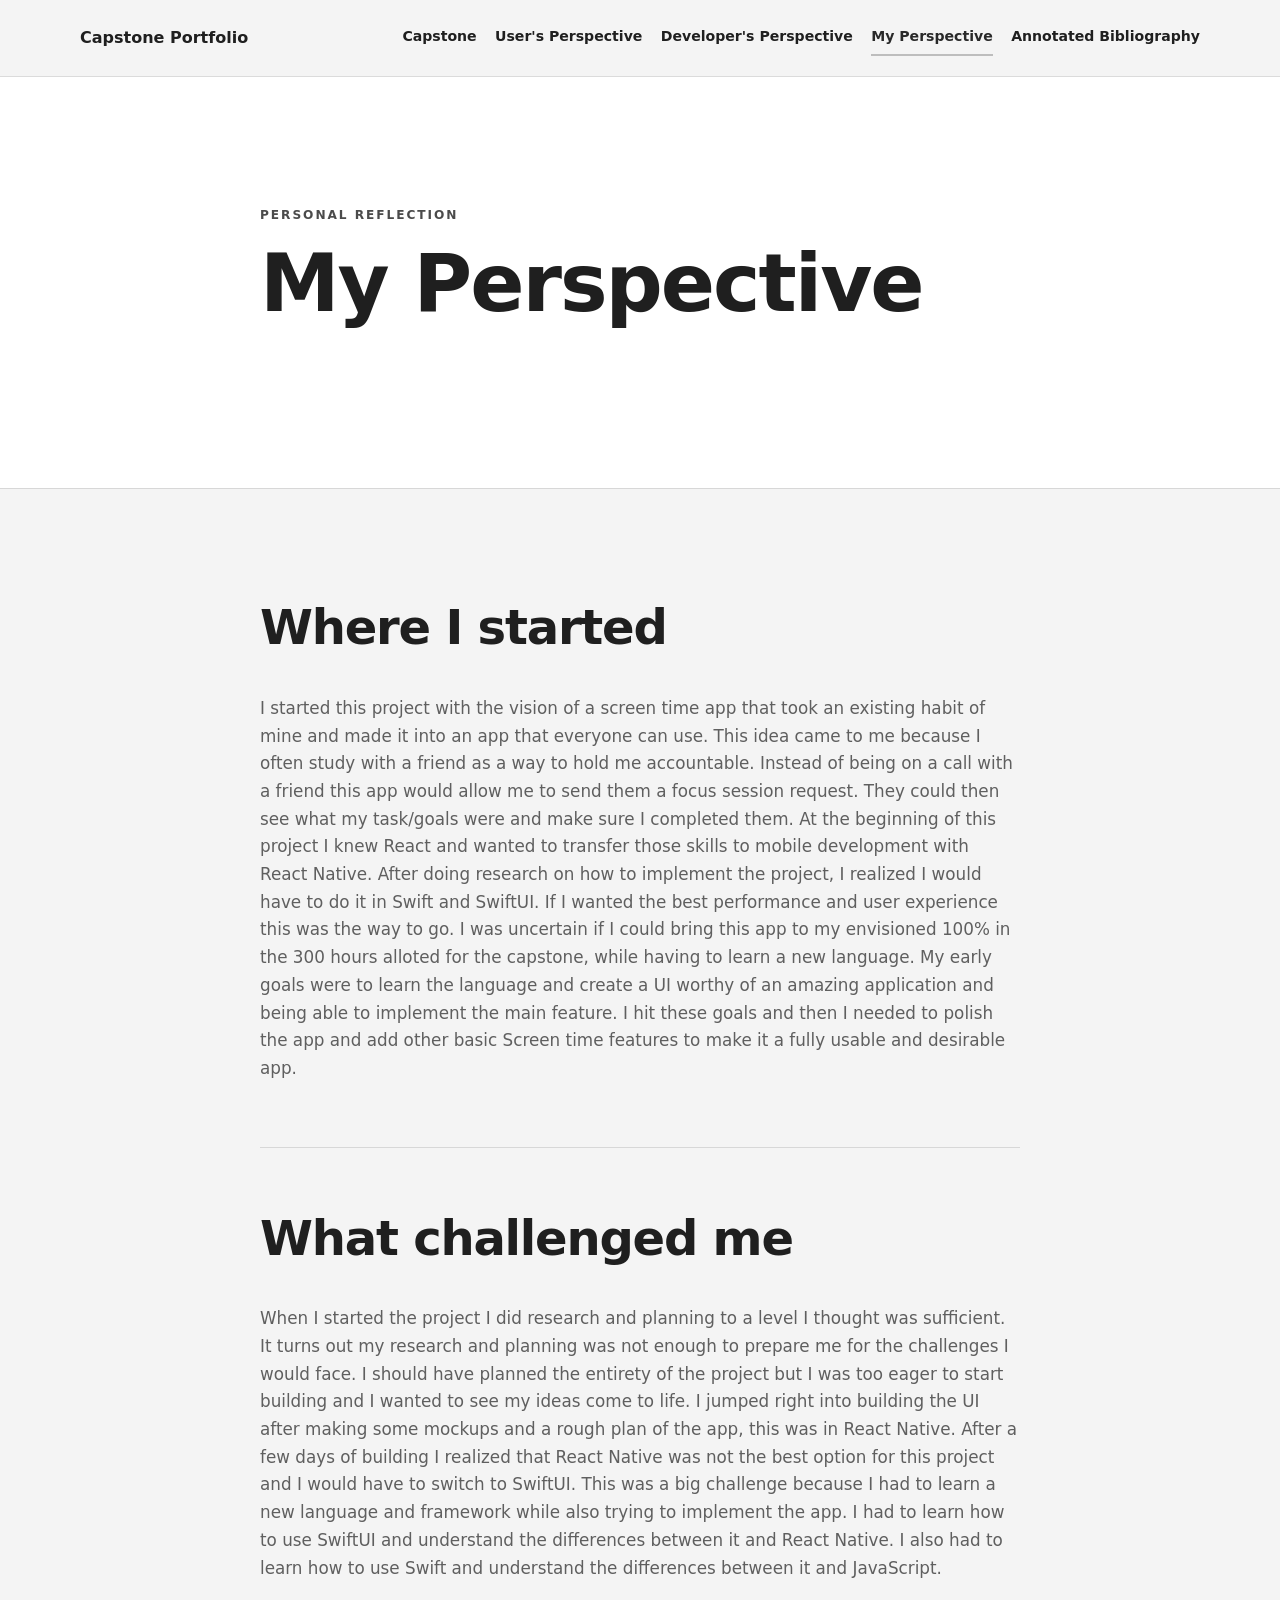
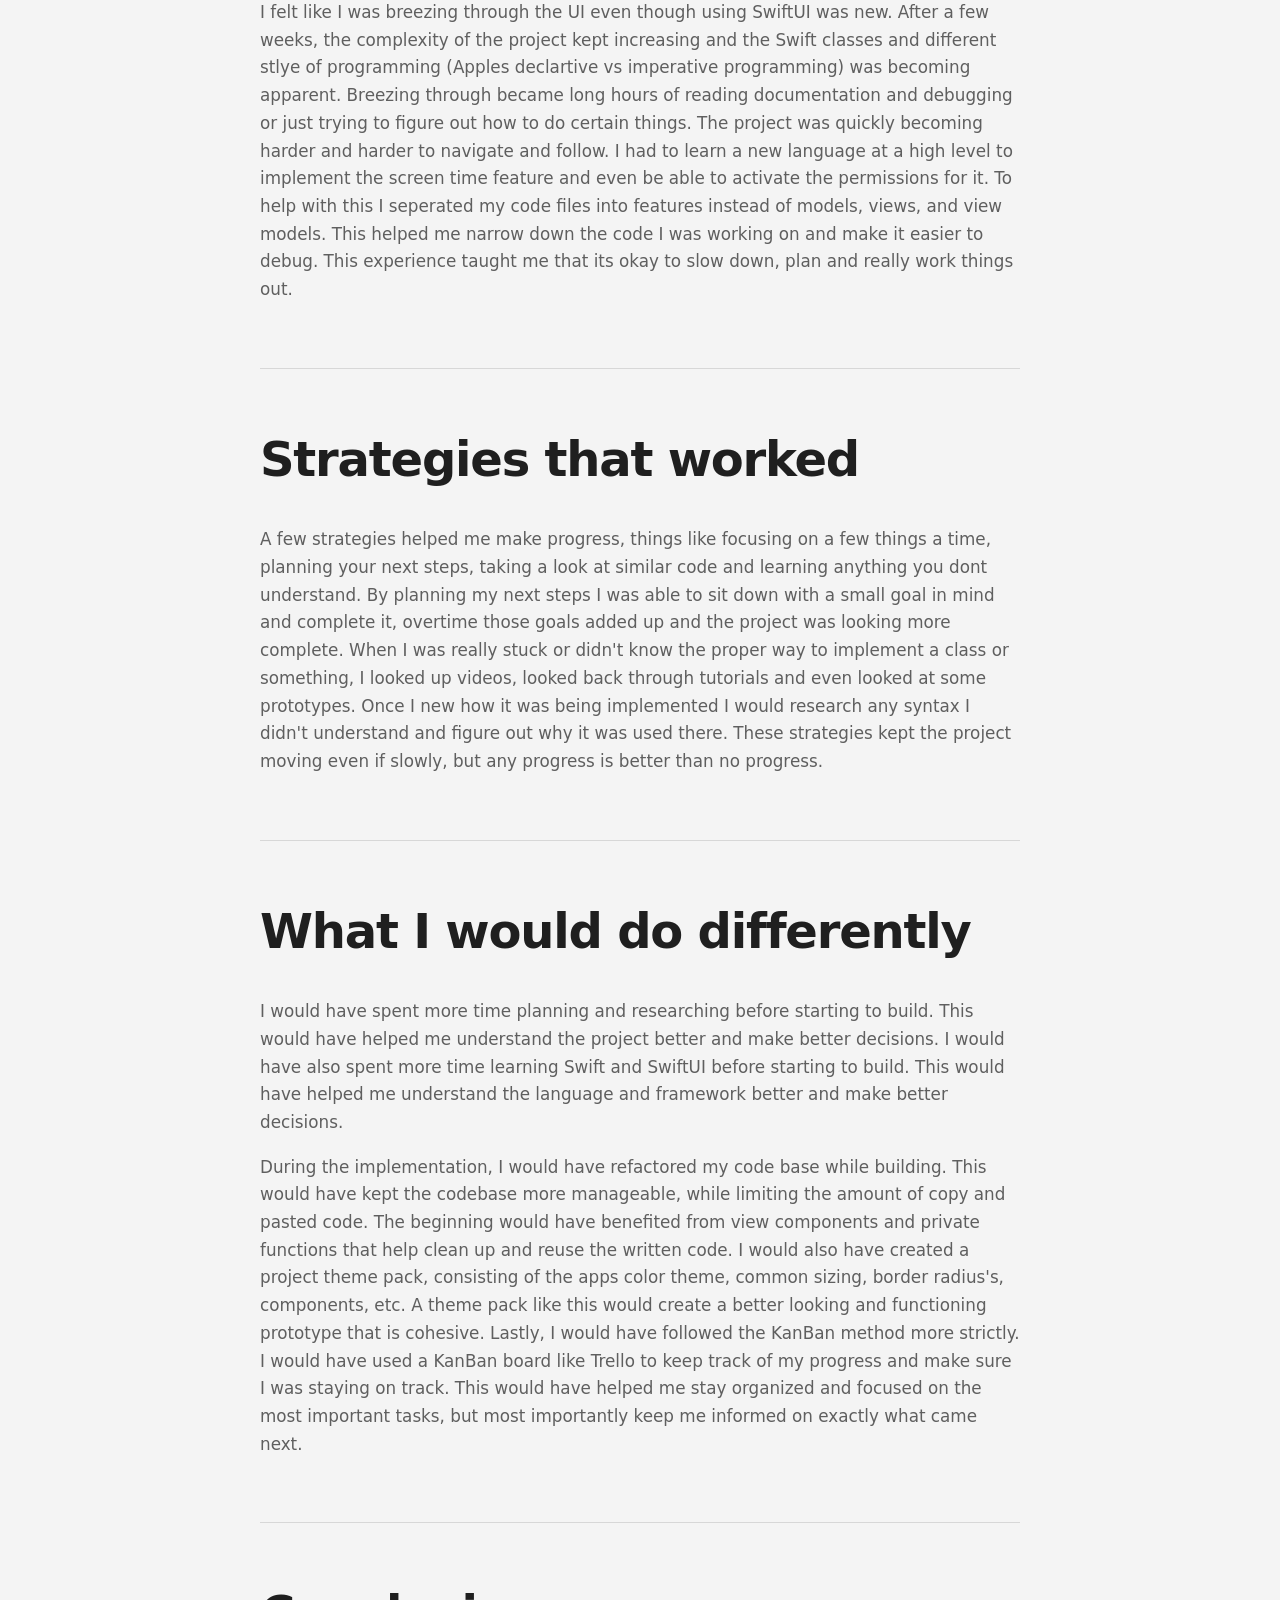
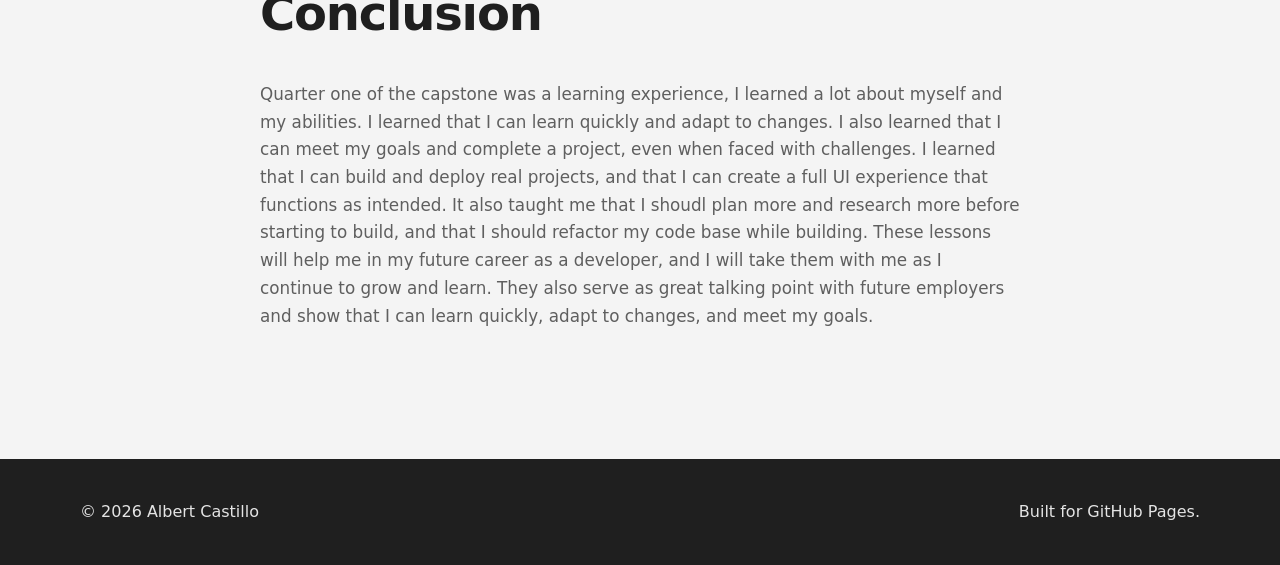
<file: my-perspective.html>
<!doctype html>
<html lang="en">
  <head>
    <meta charset="UTF-8">
    <meta name="viewport" content="width=device-width, initial-scale=1.0">
    <meta name="description" content="A personal reflection on the capstone project experience.">
    <title>My Perspective | Capstone Portfolio</title>
    <link rel="stylesheet" href="css/styles.css">
    <script src="js/main.js" defer></script>
  </head>
  <body>
    <a class="skip-link" href="#main-content">Skip to main content</a>
    <header class="site-header"><nav class="navbar container" aria-label="Main navigation"><a class="site-name" href="index.html">Capstone Portfolio</a><button class="nav-toggle" type="button" aria-expanded="false" aria-controls="primary-navigation"><span class="sr-only">Toggle navigation</span><span aria-hidden="true">Menu</span></button><ul class="nav-links" id="primary-navigation"><li><a href="index.html">Capstone</a></li><li><a href="users-perspective.html">User's Perspective</a></li><li><a href="developers-perspective.html">Developer's Perspective</a></li><li><a href="my-perspective.html" aria-current="page">My Perspective</a></li><li><a href="annotated-bibliography.html">Annotated Bibliography</a></li></ul></nav></header>
    <main id="main-content">
      <header class="page-hero">
        <div class="container narrow">
        <p class="eyebrow">Personal reflection</p>
        <h1>My Perspective</h1>
        <p class="lead"></p>
      </div>
    </header>
      <article class="section container narrow prose">
        <section>
          <h2>Where I started</h2>
          <p>I started this project with the vision of a screen time app that took an existing habit of mine and made it into an app that everyone can use.
            This idea came to me because I often study with a friend as a way to hold me accountable. 
            Instead of being on a call with a friend this app would allow me to send them a focus session request. 
            They could then see what my task/goals were and make sure I completed them. 
            At the beginning of this project I knew React and wanted to transfer those skills to mobile development with React Native. 
            After doing research on how to implement the project, I realized I would have to do it in Swift and SwiftUI. 
            If I wanted the best performance and user experience this was the way to go.
            I was uncertain if I could bring this app to my envisioned 100% in the 300 hours alloted for the capstone, while having to learn a new language.
            My early goals were to learn the language and create a UI worthy of an amazing application and being able to implement the main feature.
            I hit these goals and then I needed to polish the app and add other basic Screen time features to make it a fully usable and desirable app. 
          </p>
        </section>
        <section>
          <h2>What challenged me</h2>
          <p>
            When I started the project I did research and planning to a level I thought was sufficient. 
            It turns out my research and planning was not enough to prepare me for the challenges I would face.
            I should have planned the entirety of the project but I was too eager to start building and I wanted to see my ideas come to life.
            I jumped right into building the UI after making some mockups and a rough plan of the app, this was in React Native.
            After a few days of building I realized that React Native was not the best option for this project and I would have to switch to SwiftUI.
            This was a big challenge because I had to learn a new language and framework while also trying to implement the app.
             I had to learn how to use SwiftUI and understand the differences between it and React Native. 
             I also had to learn how to use Swift and understand the differences between it and JavaScript.
             </p>
             <p>
             I felt like I was breezing through the UI even though using SwiftUI was new. After a few weeks, the complexity of the project
            kept increasing and the Swift classes and different stlye of programming (Apples declartive vs imperative programming) was becoming apparent.
            Breezing through became long hours of reading documentation and debugging or just trying to figure out how to do certain things.
            The project was quickly becoming harder and harder to navigate and follow. I had to learn a new language at a high level to implement the screen time feature 
            and even be able to activate the permissions for it. To help with this I seperated my code files into features instead of models, views, and view models.
            This helped me narrow down the code I was working on and make it easier to debug. This experience taught me that its okay to slow down, plan and really
            work things out.
          </p>
        </section>
        <section>
          <h2>Strategies that worked</h2>
          <p>
            A few strategies helped me make progress, things like focusing on a few things a time, planning your next steps, taking a look at similar code and learning anything you dont understand.
            By planning my next steps I was able to sit down with a small goal in mind and complete it, overtime those goals added up and the project was looking more complete. 
            When I was really stuck or didn't know the proper way to implement a class or something, I looked up videos, looked back through tutorials and even looked at some prototypes.
            Once I new how it was being implemented I would research any syntax I didn't understand and figure out why it was used there.
             These strategies kept the project moving even if slowly, but any progress is better than no progress.

          </p>
        </section>
          <!---<section>
         <h2>How I grew</h2>
          <p>Use specific examples to show changes in your skills, thinking, confidence, or professional practice.</p>
          <blockquote>Replace this prompt with a concise insight that captures your most important takeaway.</blockquote>
        </section>
      -->
        <section>
          <h2>What I would do differently</h2>
          <p>
            I would have spent more time planning and researching before starting to build. This would have helped me understand the project better and make better decisions.
            I would have also spent more time learning Swift and SwiftUI before starting to build. This would have helped me understand the language and framework better and make better decisions.
          </p>
          <p>
            During the implementation, I would have refactored my code base while building. This would have kept the codebase more manageable, while limiting the amount of copy and pasted code. 
            The beginning would have benefited from view components and private functions that help clean up and reuse the written code.  
            I would also have created a project theme pack, consisting of the apps color theme, common sizing, border radius's, components, etc. 
            A theme pack like this would create a better looking and functioning prototype that is cohesive. 
            Lastly, I would have followed the KanBan method more strictly. 
            I would have used a KanBan board like Trello to keep track of my progress and make sure I was staying on track. 
            This would have helped me stay organized and focused on the most important tasks, but most importantly keep me informed on exactly what came next. 
          </p>
        </section>
        <section>
          <h2>Conclusion</h2>
          <p>
            Quarter one of the capstone was a learning experience, I learned a lot about myself and my abilities. I learned that I can learn quickly and adapt to changes.
            I also learned that I can meet my goals and complete a project, even when faced with challenges. 
            I learned that I can build and deploy real projects, and that I can create a full UI experience that functions as intended.
            It also taught me that I shoudl plan more and research more before starting to build, and that I should refactor my code base while building.
            These lessons will help me in my future career as a developer, and I will take them with me as I continue to grow and learn.
            They also serve as great talking point with future employers and show that I can learn quickly, adapt to changes, and meet my goals.
            </p>
        </section>
      </article>

    </main>
    <footer class="site-footer"><div class="container footer-content"><p>© <span data-current-year></span> Albert Castillo</p><p>Built for GitHub Pages.</p></div></footer>
  </body>
</html>
</file>
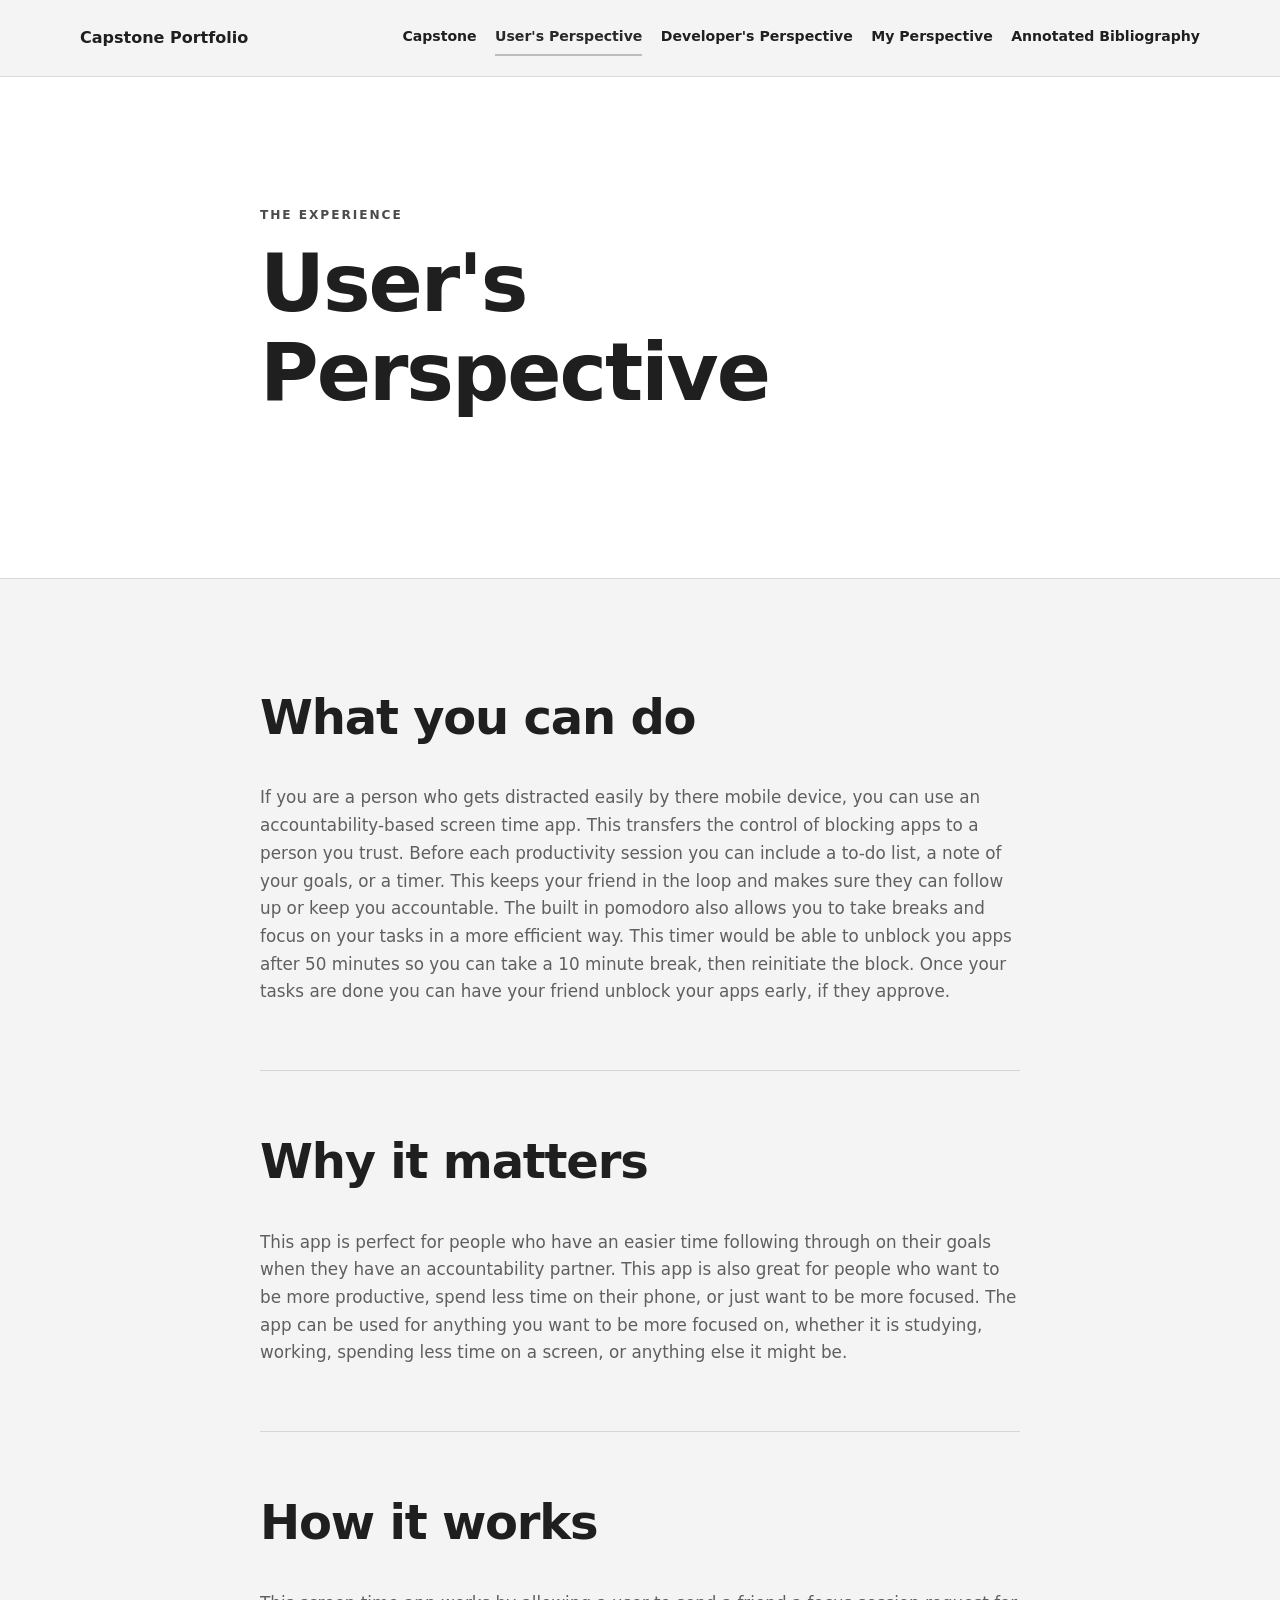
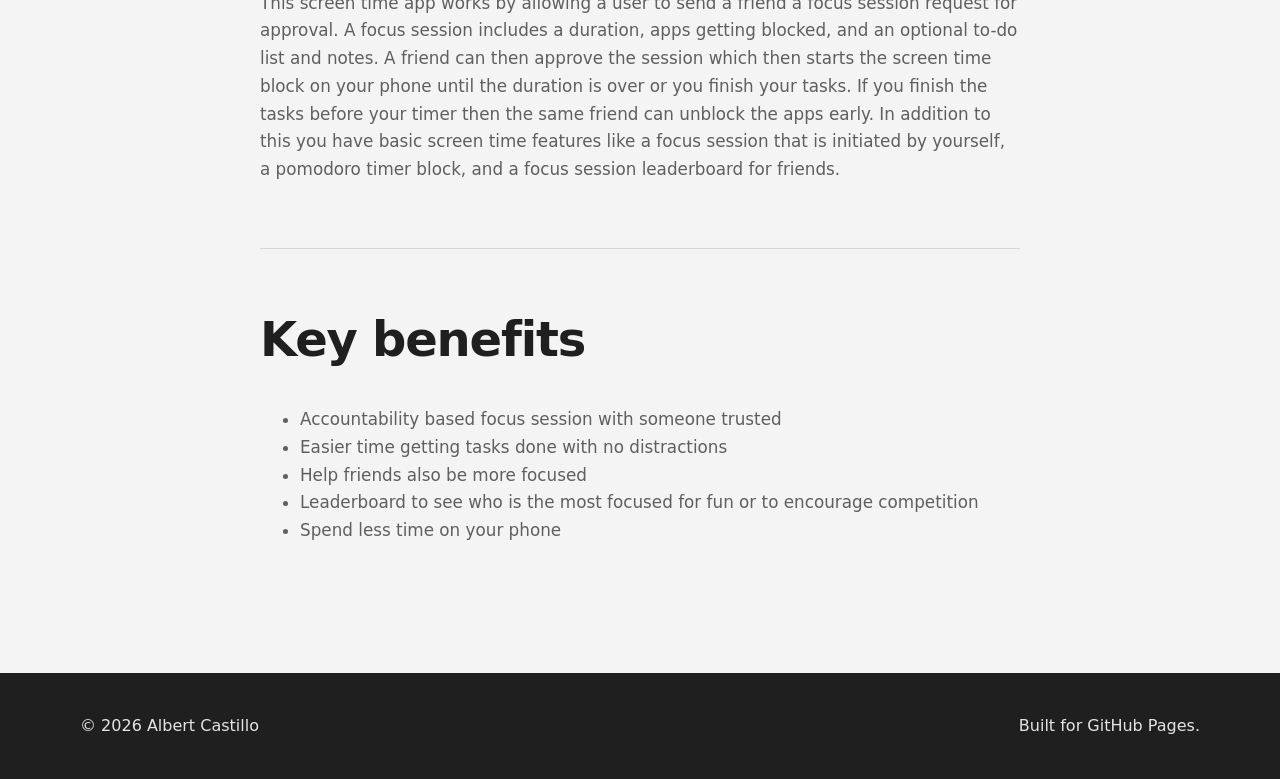
<file: users-perspective.html>
<!doctype html>
<html lang="en">
  <head>
    <meta charset="UTF-8">
    <meta name="viewport" content="width=device-width, initial-scale=1.0">
    <meta name="description" content="Discover the capstone project from the user's perspective.">
    <title>User's Perspective | Capstone Portfolio</title>
    <link rel="stylesheet" href="css/styles.css">
    <script src="js/main.js" defer></script>
  </head>
  <body>
    <a class="skip-link" href="#main-content">Skip to main content</a>
    <header class="site-header">
      <nav class="navbar container" aria-label="Main navigation">
        <a class="site-name" href="index.html">Capstone Portfolio</a>
        <button class="nav-toggle" type="button" aria-expanded="false" aria-controls="primary-navigation"><span class="sr-only">Toggle navigation</span><span aria-hidden="true">Menu</span></button>
        <ul class="nav-links" id="primary-navigation">
          <li><a href="index.html">Capstone</a></li>
          <li><a href="users-perspective.html" aria-current="page">User's Perspective</a></li>
          <li><a href="developers-perspective.html">Developer's Perspective</a></li>
          <li><a href="my-perspective.html">My Perspective</a></li>
          <li><a href="annotated-bibliography.html">Annotated Bibliography</a></li>
        </ul>
      </nav>
    </header>
    <main id="main-content">
      <header class="page-hero"><div class="container narrow"><p class="eyebrow">The experience</p><h1>User's Perspective</h1><p class="lead"></p></div></header>
      <article class="section container narrow prose">
        <section>
          <h2>What you can do</h2>
          <p>If you are a person who gets distracted easily by there mobile device,
             you can use an accountability-based screen time app. 
             This transfers the control of blocking apps to a person you trust. 
             Before each productivity session you can include a to-do list, a note of your goals, or a timer. 
             This keeps your friend in the loop and makes sure they can follow up or keep you accountable.
            The built in pomodoro also allows you to take breaks and focus on your tasks in a more efficient way.
            This timer would be able to unblock you apps after 50 minutes so you can take a 10 minute break, then reinitiate the block.
            Once your tasks are done you can have your friend unblock your apps early, if they approve.
            </p>
        </section>
        <section>
          <h2>Why it matters</h2>
          <p>This app is perfect for people who have an easier time following through on their goals when they have an accountability partner. 
              This app is also great for people who want to be more productive, spend less time on their phone, or just want to be more focused.
              The app can be used for anything you want to be more focused on, whether it is studying, working,
             spending less time on a screen, or anything else it might be. </p>
        </section>
        <section>
          <h2>How it works</h2>
          <p>
            This screen time app works by allowing a user to send a friend a focus session request for approval. 
            A focus session includes a duration, apps getting blocked, and an optional to-do list and notes.
            A friend can then approve the session which then starts the screen time block on your phone until the duration is over or you finish your tasks. 
            If you finish the tasks before your timer then the same friend can unblock the apps early. 
            In addition to this you have basic screen time features like a focus session that is initiated by yourself,
             a pomodoro timer block, and a focus session leaderboard for friends.
          </p>
         <!---- <div class="placeholder" role="img" aria-label="Placeholder for a project screenshot"><span>Add a project screenshot or diagram</span></div> -->
        </section>
        <section>
          <h2>Key benefits</h2>
          <ul>
            <li>Accountability based focus session with someone trusted</li>
            <li>Easier time getting tasks done with no distractions</li>
            <li>Help friends also be more focused</li>
            <li>Leaderboard to see who is the most focused for fun or to encourage competition</li>
            <li>Spend less time on your phone</li>
          </ul>
        </section>
      </article>
    </main>
    <footer class="site-footer"><div class="container footer-content"><p>© <span data-current-year></span> Albert Castillo</p><p>Built for GitHub Pages.</p></div></footer>
  </body>
</html>
</file>
<file: css/styles.css>
:root {
  --ink: #1f1f1f;
  --muted: #5f5f5f;
  --paper: #f4f4f4;
  --surface: #ffffff;
  --accent: #4b4b4b;
  --accent-dark: #292929;
  --highlight: #bdbdbd;
  --line: #d7d7d7;
  --max-width: 1120px;
  --shadow: 0 14px 35px rgb(0 0 0 / 10%);
}

* { box-sizing: border-box; }
html { scroll-behavior: smooth; }
body { margin: 0; color: var(--ink); background: var(--paper); font-family: Inter, ui-sans-serif, system-ui, -apple-system, BlinkMacSystemFont, "Segoe UI", sans-serif; line-height: 1.65; }
a { color: var(--accent-dark); text-underline-offset: 0.2em; }
a:hover { color: var(--accent); }
h1, h2, h3 { margin-top: 0; line-height: 1.12; letter-spacing: -0.025em; }
h1 { max-width: 15ch; margin-bottom: 1.25rem; font-size: clamp(2.8rem, 8vw, 5.8rem); }
h2 { font-size: clamp(2rem, 4vw, 3rem); }
h3 { font-size: 1.35rem; }
p { margin-top: 0; }

.container { width: min(calc(100% - 2rem), var(--max-width)); margin-inline: auto; }
.narrow { max-width: 760px; }
.section { padding-block: clamp(4rem, 9vw, 7rem); }
.sr-only { position: absolute; width: 1px; height: 1px; padding: 0; margin: -1px; overflow: hidden; clip: rect(0, 0, 0, 0); white-space: nowrap; border: 0; }
.skip-link { position: fixed; top: 0.75rem; left: 0.75rem; z-index: 100; padding: 0.65rem 1rem; color: white; background: var(--ink); transform: translateY(-150%); }
.skip-link:focus { transform: translateY(0); }

.site-header { position: sticky; top: 0; z-index: 50; border-bottom: 1px solid rgb(215 215 215 / 85%); background: rgb(244 244 244 / 95%); backdrop-filter: blur(10px); }
.navbar { min-height: 4.75rem; display: flex; align-items: center; justify-content: space-between; gap: 2rem; }
.site-name { color: var(--ink); font-weight: 800; text-decoration: none; white-space: nowrap; }
.nav-links { display: flex; align-items: center; gap: 1.15rem; margin: 0; padding: 0; list-style: none; }
.nav-links a { display: block; padding-block: 0.35rem; color: var(--ink); font-size: 0.88rem; font-weight: 650; text-decoration: none; border-bottom: 2px solid transparent; }
.nav-links a:hover, .nav-links a[aria-current="page"] { color: var(--accent-dark); border-color: var(--highlight); }
.nav-toggle { display: none; padding: 0.55rem 0.75rem; color: var(--ink); background: transparent; border: 1px solid var(--ink); border-radius: 0.35rem; font: inherit; font-weight: 700; }

.hero { min-height: calc(100vh - 4.75rem); display: grid; align-items: center; color: white; background: linear-gradient(120deg, #444444, #171717 68%); }
.hero-content { padding-block: 5rem; }
.hero .lead { max-width: 60ch; color: #e8e8e8; }
.eyebrow { margin-bottom: 0.85rem; color: var(--accent); font-size: 0.76rem; font-weight: 850; letter-spacing: 0.16em; text-transform: uppercase; }
.hero .eyebrow { color: var(--highlight); }
.lead { max-width: 65ch; margin-bottom: 2rem; color: var(--muted); font-size: clamp(1.15rem, 2.5vw, 1.45rem); }
.button { display: inline-block; padding: 0.85rem 1.2rem; color: var(--ink); background: #e2e2e2; border-radius: 0.3rem; font-weight: 800; text-decoration: none; box-shadow: 0 5px 0 #8b8b8b; transition: transform 150ms ease, box-shadow 150ms ease; }
.button:hover { color: var(--ink); background: #f1f1f1; transform: translateY(-2px); box-shadow: 0 7px 0 #8b8b8b; }

.section-heading { max-width: 720px; margin-bottom: 2.5rem; }
.section-heading > p:last-child { color: var(--muted); font-size: 1.1rem; }
.card-grid { display: grid; grid-template-columns: repeat(2, 1fr); gap: 1rem; }
.card { padding: 2rem; background: var(--surface); border: 1px solid var(--line); border-radius: 0.45rem; box-shadow: var(--shadow); }
.card-number { display: inline-block; margin-bottom: 2.5rem; color: var(--accent); font-weight: 850; }
.card p { color: var(--muted); }
.card a { font-weight: 750; }

.page-hero { padding-block: clamp(4.5rem, 10vw, 8rem); border-bottom: 1px solid var(--line); background: var(--surface); }
.page-hero h1 { max-width: 18ch; font-size: clamp(2.7rem, 7vw, 5rem); }
.prose > section + section { margin-top: 4rem; padding-top: 4rem; border-top: 1px solid var(--line); }
.prose p, .prose li { color: var(--muted); font-size: 1.05rem; }
.prose blockquote { margin: 2rem 0 0; padding: 1.5rem 1.75rem; color: var(--ink); background: #e8e8e8; border-left: 5px solid var(--accent); font-size: 1.3rem; font-weight: 650; }
.placeholder { aspect-ratio: 16 / 9; display: grid; place-items: center; margin-top: 2rem; padding: 2rem; color: var(--muted); background: repeating-linear-gradient(135deg, #fff, #fff 12px, #eeeeee 12px, #eeeeee 24px); border: 2px dashed #999999; border-radius: 0.4rem; text-align: center; }
.placeholder span { padding: 0.5rem 0.75rem; background: var(--surface); }
.timeline { margin: 2rem 0 0; padding-left: 1.5rem; border-left: 3px solid var(--highlight); list-style: none; }
.timeline li { position: relative; padding: 0 0 2rem 1.5rem; }
.timeline li::before { position: absolute; top: 0.35rem; left: -2.05rem; width: 0.85rem; height: 0.85rem; content: ""; background: var(--accent); border: 3px solid var(--paper); border-radius: 50%; }
.timeline h3 { margin-bottom: 0.5rem; }

.developer-hero h1 { max-width: 22ch; }
.section-nav { position: sticky; top: 4.75rem; z-index: 30; overflow-x: auto; border-bottom: 1px solid var(--line); background: rgb(244 244 244 / 96%); backdrop-filter: blur(10px); }
.section-nav .container { display: flex; gap: 1.25rem; padding-block: 0.85rem; white-space: nowrap; }
.section-nav a { font-size: 0.85rem; font-weight: 750; text-decoration: none; }
.developer-page { max-width: 980px; }
.developer-section { scroll-margin-top: 9rem; }
.developer-section + .developer-section { margin-top: 6rem; padding-top: 6rem; border-top: 1px solid var(--line); }
.section-intro { max-width: 760px; margin-bottom: 2rem; }
.artifact-grid, .decision-grid { display: grid; grid-template-columns: repeat(2, minmax(0, 1fr)); gap: 1.25rem; margin-top: 2rem; }
.artifact-card, .decision-grid article, .implementation-card { padding: 1.5rem; background: var(--surface); border: 1px solid var(--line); border-radius: 0.45rem; box-shadow: var(--shadow); }
.artifact-placeholder { border: 2px dashed #8b8b8b; box-shadow: none; }
.prose .artifact-label { margin-bottom: 0.55rem; color: var(--accent); font-size: 0.75rem !important; font-weight: 850; letter-spacing: 0.12em; text-transform: uppercase; }
.draft-note { align-self: stretch; padding: 1.5rem; color: var(--ink); background: #e8e8e8; border-left: 5px solid var(--accent); }
.draft-note p { margin-bottom: 0; color: var(--muted); }
.compact-timeline { max-width: 760px; }
.decision-grid ul, .tech-list { margin-bottom: 0; }
.tech-list { display: grid; grid-template-columns: repeat(2, minmax(0, 1fr)); gap: 0.75rem 2rem; padding: 1.5rem 1.5rem 1.5rem 2.75rem; background: var(--surface); border-radius: 0.45rem; }
.artifact-figure { margin: 2.5rem 0 1.5rem; }
.artifact-figure img { display: block; width: 100%; height: auto; border: 1px solid var(--line); border-radius: 0.45rem; }
.artifact-figure figcaption { margin-top: 0.75rem; color: var(--muted); font-size: 0.95rem; font-style: italic; text-align: center; }
.figure-gallery { display: grid; grid-template-columns: repeat(2, minmax(0, 1fr)); gap: 1.5rem; margin-top: 2.5rem; }
.figure-gallery .artifact-figure { display: flex; flex-direction: column; margin: 0; padding: 1.25rem; background: var(--surface); border: 1px solid var(--line); border-radius: 0.45rem; }
.figure-gallery .wide-figure { grid-column: 1 / -1; }
.ui-comparison > .artifact-figure:not(.wide-figure) img { width: auto; max-width: 100%; max-height: 620px; margin-inline: auto; object-fit: contain; }
.figure-gallery .wide-figure img { border: 0; }
.implementation-grid { display: grid; grid-template-columns: 1fr; gap: 1.5rem; }
.implementation-card { display: grid; grid-template-columns: minmax(0, 0.9fr) minmax(0, 1.1fr); gap: clamp(1.5rem, 4vw, 3rem); align-items: start; }
.section-summary { font-size: 1.15rem !important; }
.implementation-card h4 { margin-bottom: 0.5rem; }
.implementation-copy > :last-child, .implementation-reference > :last-child { margin-bottom: 0; }
.implementation-reference { align-self: center; padding: 1.5rem; background: var(--paper); border-left: 4px solid var(--accent); }
.implementation-artifact { align-self: center; margin: 0; }
.implementation-artifact img { max-height: 660px; object-fit: contain; background: #fff; }
.implementation-artifact-wide img { max-height: none; }
.topic-ideas { margin-bottom: 0; padding-left: 1.2rem; }
.topic-ideas li { font-size: 0.95rem; }
.mini-placeholder { display: grid; min-height: 9rem; place-items: center; margin-block: 1.25rem; padding: 1rem; color: var(--muted); background: repeating-linear-gradient(135deg, #f7f7f7, #f7f7f7 12px, #e8e8e8 12px, #e8e8e8 24px); border: 2px dashed #8b8b8b; border-radius: 0.35rem; font-weight: 750; text-align: center; }
.prompt-copy { margin-bottom: 0; font-size: 0.95rem !important; }
.next-steps-list { display: grid; grid-template-columns: repeat(2, minmax(0, 1fr)); gap: 0.75rem 2rem; padding: 1.5rem 1.5rem 1.5rem 2.75rem; background: var(--surface); border: 1px solid var(--line); border-radius: 0.45rem; box-shadow: var(--shadow); }
.next-steps-list li { margin: 0; }

.bibliography { display: grid; gap: 5rem; }
.theme { display: grid; grid-template-columns: 0.85fr 1.15fr; gap: clamp(2rem, 7vw, 5rem); padding-bottom: 5rem; border-bottom: 1px solid var(--line); }
.annotation { color: var(--muted); }
.source-list { margin: 0; padding: 0; list-style: none; }
.source-list li { padding: 1.5rem; background: var(--surface); border-left: 4px solid var(--accent); }
.source-list li + li { margin-top: 1rem; }
.source-list p { margin: 0; }
.citation { padding-left: 1.75rem; text-indent: -1.75rem; overflow-wrap: anywhere; }
.citation a { font-weight: 650; }

.site-footer { padding-block: 2.5rem; color: #e4e4e4; background: var(--ink); }
.footer-content { display: flex; justify-content: space-between; gap: 1rem; }
.footer-content p { margin: 0; }

:focus-visible { outline: 3px solid var(--highlight); outline-offset: 4px; }
@media (max-width: 850px) {
  .nav-toggle { display: inline-block; }
  .nav-links { position: absolute; top: 100%; right: 0; left: 0; display: none; padding: 1rem; background: var(--paper); border-bottom: 1px solid var(--line); box-shadow: var(--shadow); }
  .nav-links.is-open { display: block; }
  .nav-links a { padding: 0.75rem; }
  .card-grid, .theme, .implementation-grid, .implementation-card { grid-template-columns: 1fr; }
}
@media (max-width: 560px) {
  .card-grid, .artifact-grid, .decision-grid, .tech-list, .figure-gallery, .next-steps-list { grid-template-columns: 1fr; }
  .figure-gallery .wide-figure { grid-column: auto; }
  .footer-content { flex-direction: column; }
}
@media (prefers-reduced-motion: reduce) {
  html { scroll-behavior: auto; }
  *, *::before, *::after { transition-duration: 0.01ms !important; }
}
</file>
